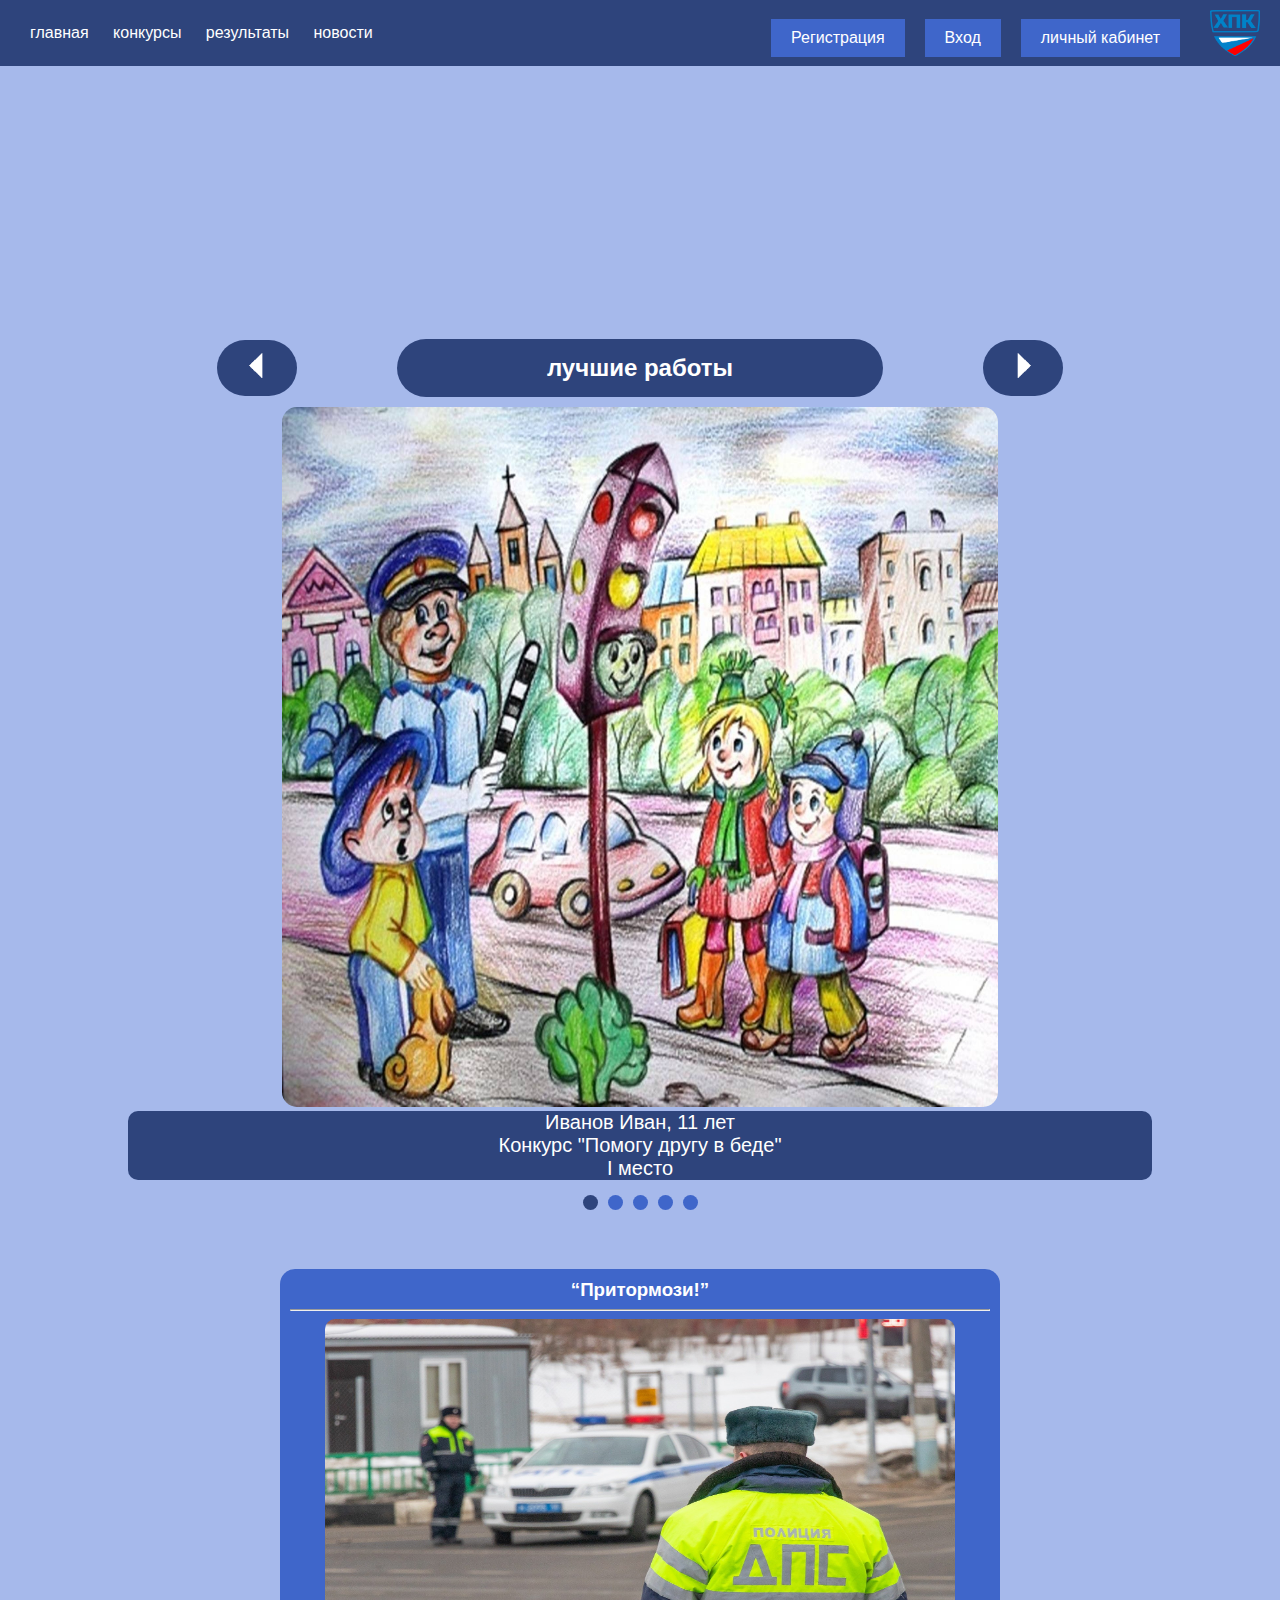
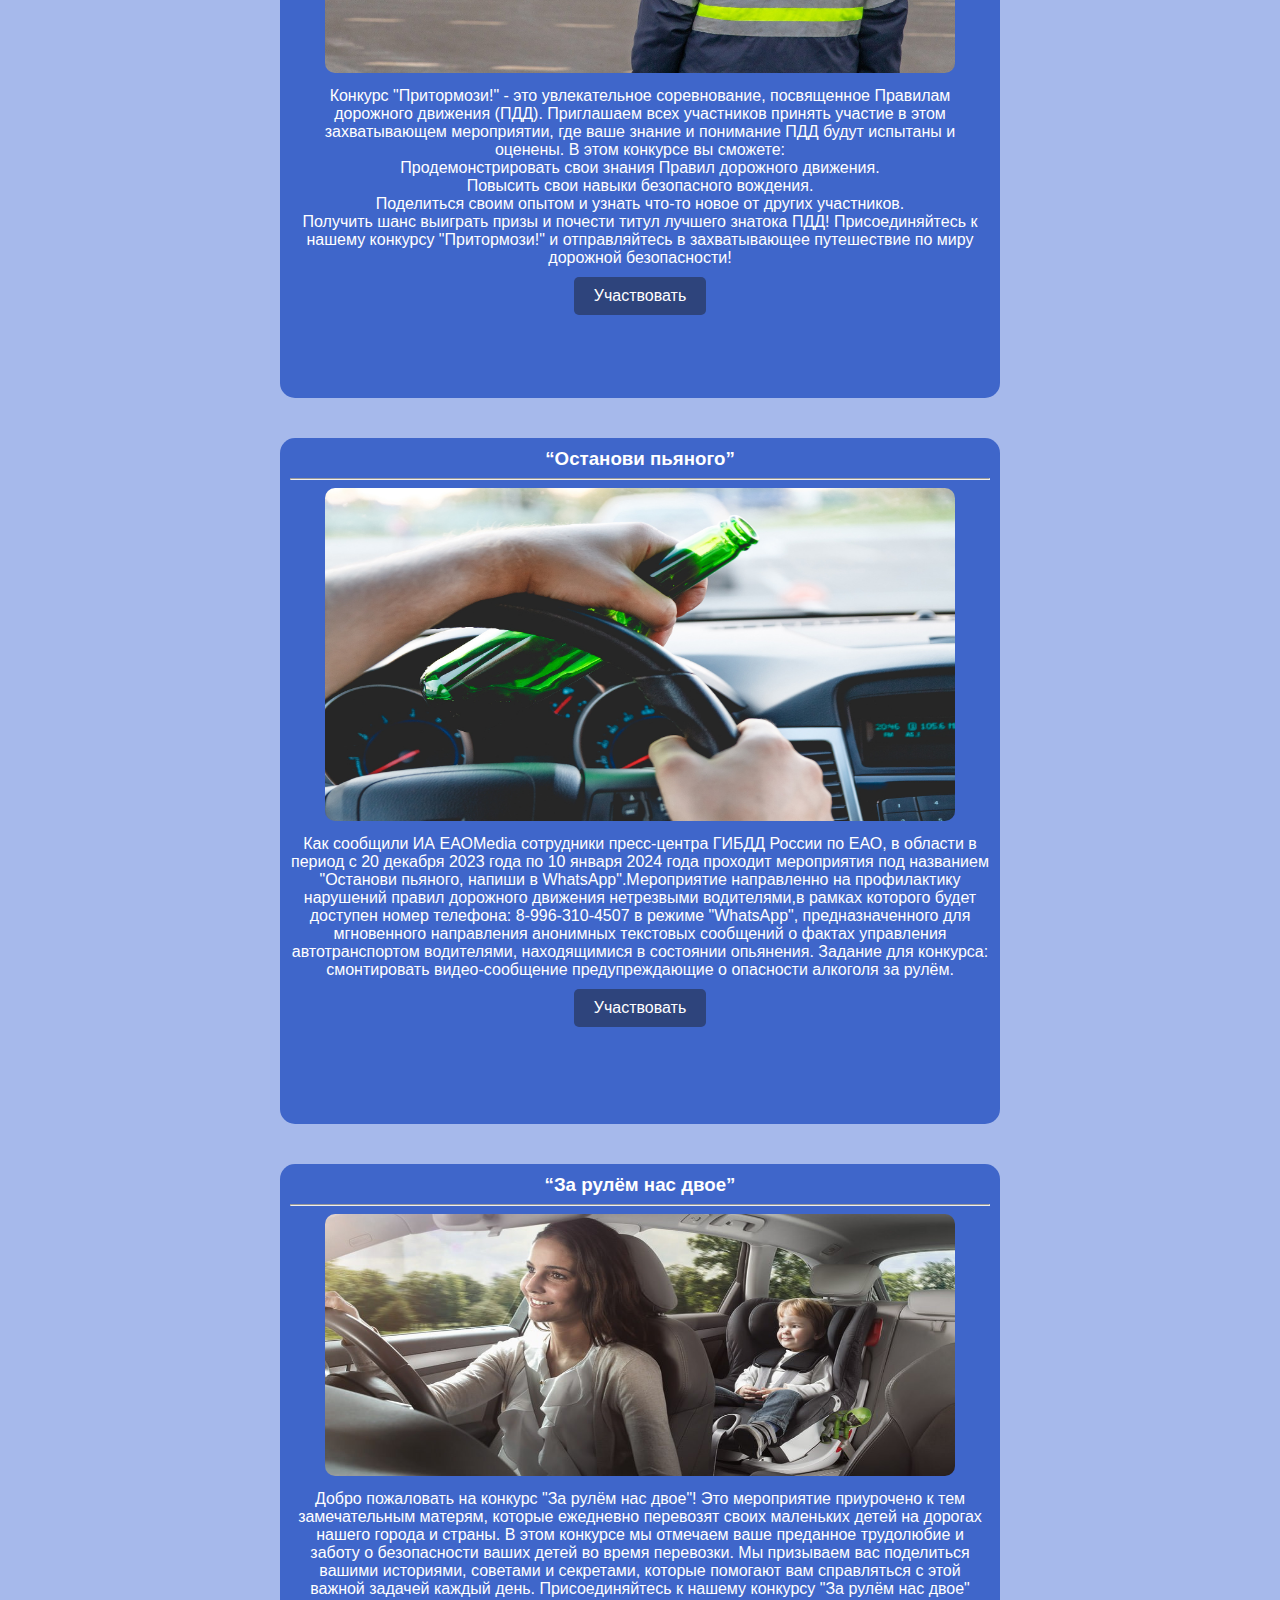
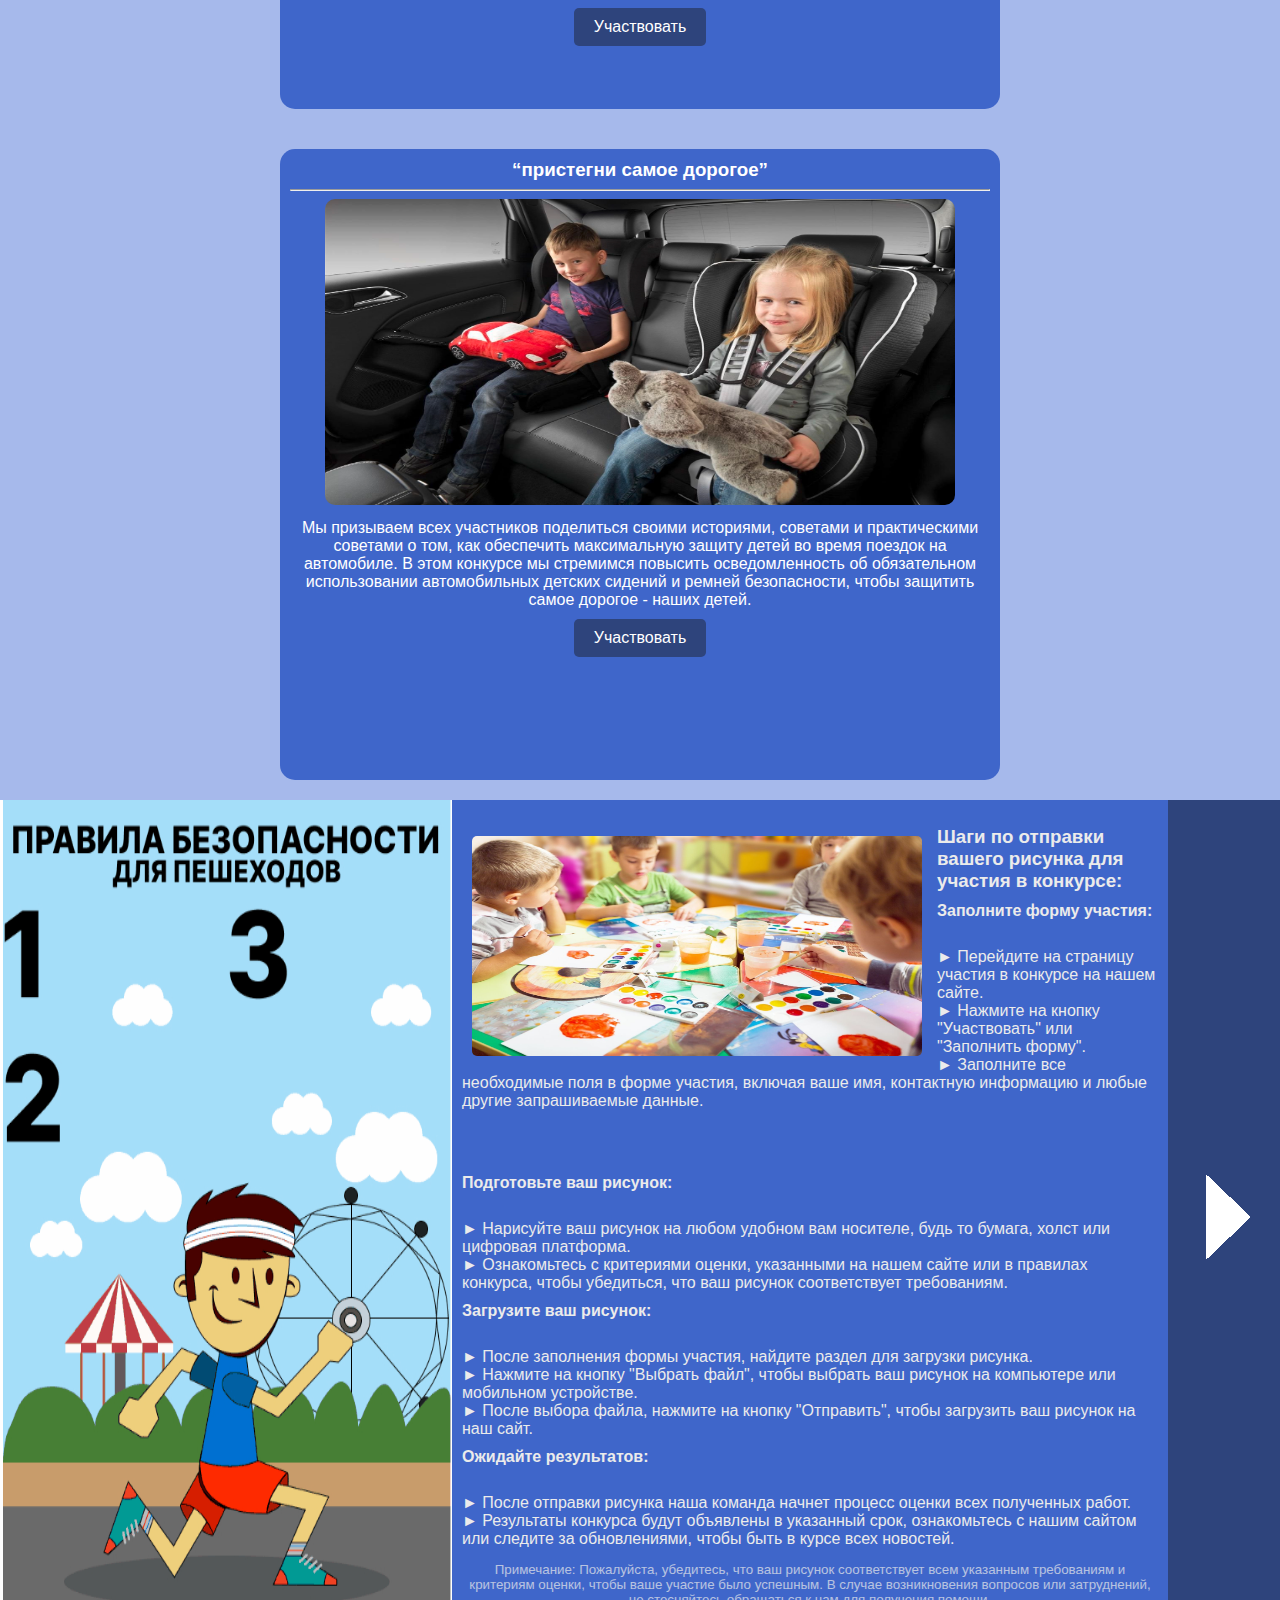
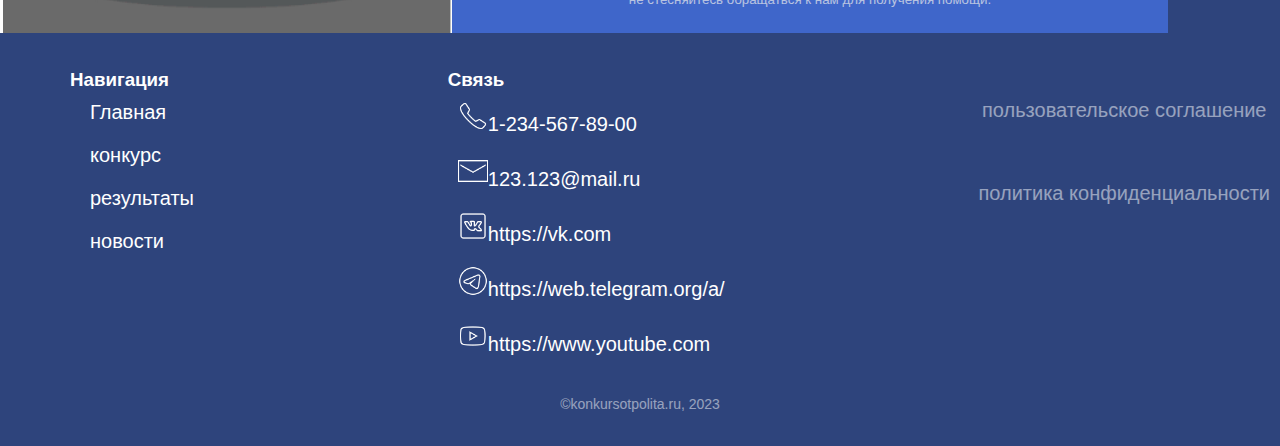
<file: index.html>
<!DOCTYPE html>
<html lang="en">
<head>
    <meta charset="UTF-8">
    <meta name="viewport" content="width=device-width, initial-scale=1.0">
    <title>Мой сайт</title>
    <link rel="stylesheet" type="text/css" href="style.css">
</head>
<body>
<header>
   
    <nav>
        <a href="index.html">главная</a>
        <a href="konkurs.html">конкурсы</a>
        <a href="result.html">результаты</a>
        <a href="new.html">новости</a>    
    </nav>

    <a href="reg.html" class="login-btn">Регистрация</a>
    <a href="vhod.html" class="login-btn">Вход</a>
    <a href="profil.html" class="login-btn">личный кабинет</a>
    <a href="index.html"><img src="img/mainlogo.png"></a>
</header>
<div class="welcome-block">
    <h1>Добро пожаловать на сайт, где творчество встречает безопасность!</h1>
    <p>Мы - команда ГИБДД и Хакасского политехнического колледжа -
        рады приветствовать вас на платформе, где фото, видео
        и талант объединяются в конкурсах, посвященных безопасности на дорогах.
        Давайте вместе создадим пространство, где каждый кадр и каждая идея не только вдохновляют,
        но и способствуют повышению осведомленности о правилах дорожного движения.
        Добро пожаловать в мир творчества с целью - вашей безопасности!</p>
</div>
<div class="slider-container">
    <div class="slider">
        <div class="slide-container">
            <button onclick="prevSlide()" class="slide-btn"><img src="img/icons8-sort-leftw-100.png"></button>
            <div class="text-slide">лучшие работы</div>
            <button onclick="nextSlide()" class="slide-btn"><img src="img/icons8-sort-rightw-100.png"></button>
        </div>
        <div class="slide slide1">
            <img src="img/slide2.jpg" alt="Slide 1"><div class="slide-text">
            <p> Иванов Иван, 11 лет
            <br>Конкурс "Помогу другу в беде"
            <br> I место</p>
        </div>
        </div>
        <div class="slide">
           <img src="img/slide1.jpg" alt="Slide 2"><div class="slide-text">
            <p> Сергеева Ева, 10 лет
            <br>Конкурс "Помогу другу в беде"
            <br> II место</p></div>
        </div>
        <div class="slide">
           <img src="img/slide3.jpg" alt="Slide 3"><div class="slide-text"> <p>
            Сидоров Кирилл, 13 лет
            <br>Конкурс "Притормози!"
            <br> I место</p></div>
        </div>
        <div class="slide">
           <img src="img/slide4.jpg" alt="Slide 4"><div class="slide-text"> 
            <p>Смирнов Андрей, 9 лет
            <br>Конкурс "внимание к дороге!"
            <br> I место</p></div>
        </div>
        <div class="slide">
            <img src="img/slide5.jpg" alt="Slide 5"><div class="slide-text"> 
              <p>Соболева Вика, 14 лет
              <br>Конкурс "Мой безопасный город"
              <br> I место</p></div>
          </div>
        <div class="slider-dots"></div>

    </div>
</div>

<div class="blocks">
    <div class="block">
        <h3>“Притормози!”</h3>
        <hr>
        <img src="img/block1.jpg" alt="Image 1">
        <p>
Конкурс "Притормози!" - это увлекательное соревнование, посвященное Правилам дорожного движения (ПДД). Приглашаем всех участников принять участие в этом захватывающем мероприятии, где ваше знание и понимание ПДД будут испытаны и оценены.

В этом конкурсе вы сможете:

<br>Продемонстрировать свои знания Правил дорожного движения.
<br>Повысить свои навыки безопасного вождения.
<br>Поделиться своим опытом и узнать что-то новое от других участников.
<br>Получить шанс выиграть призы и почести титул лучшего знатока ПДД!
Присоединяйтесь к нашему конкурсу "Притормози!" и отправляйтесь в захватывающее путешествие по миру дорожной безопасности!</p>
<a href="zayavka.html"><button>Участвовать</button></a>
    </div>
    <div class="block">
        <h3>“Останови пьяного”</h3>
        <hr>
        <img src="img/block2.jpg" alt="Image 2">
        <p>Как сообщили ИА ЕАОMedia сотрудники пресс-центра ГИБДД России по ЕАО, в области в период
с 20 декабря 2023 года по 10 января 2024 года проходит мероприятия под названием
"Останови пьяного, напиши в WhatsApp".Мероприятие направленно на профилактику нарушений
правил дорожного движения нетрезвыми водителями,в рамках которого будет доступен номер
телефона: 8-996-310-4507 в режиме "WhatsApp", предназначенного для мгновенного направления
анонимных текстовых сообщений о фактах управления автотранспортом водителями,
находящимися в состоянии опьянения.

Задание для конкурса: смонтировать видео-сообщение предупреждающие о опасности алкоголя
за рулём.</p>
        <a href="zayavka.html"><button>Участвовать</button></a>
    </div>
    <div class="block">
        <h3>“За рулём нас двое”</h3>
        <hr>
        <img src="img/block3.jpg" alt="Image 3">
        <p>
Добро пожаловать на конкурс "За рулём нас двое"! Это мероприятие приурочено к тем замечательным матерям, которые ежедневно перевозят своих маленьких детей на дорогах нашего города и страны.

В этом конкурсе мы отмечаем ваше преданное трудолюбие и заботу о безопасности ваших детей во время перевозки. Мы призываем вас поделиться вашими историями, советами и секретами, которые помогают вам справляться с этой важной задачей каждый день.

Присоединяйтесь к нашему конкурсу "За рулём нас двое"</p>
<a href="zayavka.html"><button>Участвовать</button></a>
    </div>
    <div class="block">
        <h3>“пристегни
самое дорогое”</h3>
<hr>
        <img src="img/block4.jpg" alt="Image 4">
        <p>Мы призываем всех участников поделиться своими историями, советами и практическими советами о том, как обеспечить максимальную защиту детей во время поездок на автомобиле. В этом конкурсе мы стремимся повысить осведомленность об обязательном использовании автомобильных детских сидений и ремней безопасности, чтобы защитить самое дорогое - наших детей.</p>
        <a href="zayavka.html"><button>Участвовать</button></a>
    </div>
</div>
<div class="giver">
    <img src="Гифка с Gifius.ru.gif">
        <div class="znaki">
            <div class="znak" style="display: block;">
                <p><img src="img/znak-first.jpeg"><h3>Шаги по отправки вашего рисунка для участия в конкурсе:</h3>
                    <h4>Заполните форму участия:</h4>
<br>► Перейдите на страницу участия в конкурсе на нашем сайте.
<br>► Нажмите на кнопку "Участвовать" или "Заполнить форму".
<br>► Заполните все необходимые поля в форме участия, включая ваше имя, контактную информацию и любые другие запрашиваемые данные.
<br>
<br>
<br>
<br><h4>Подготовьте ваш рисунок:</h4>

<br>► Нарисуйте ваш рисунок на любом удобном вам носителе, будь то бумага, холст или цифровая платформа.
<br>► Ознакомьтесь с критериями оценки, указанными на нашем сайте или в правилах конкурса, чтобы убедиться, что ваш рисунок соответствует требованиям.
<br><h4>Загрузите ваш рисунок:</h4>

<br>► После заполнения формы участия, найдите раздел для загрузки рисунка.
<br>► Нажмите на кнопку "Выбрать файл", чтобы выбрать ваш рисунок на компьютере или мобильном устройстве.
<br>► После выбора файла, нажмите на кнопку "Отправить", чтобы загрузить ваш рисунок на наш сайт.

<br><h4>Ожидайте результатов:</h4>

<br>► После отправки рисунка наша команда начнет процесс оценки всех полученных работ.
<br>► Результаты конкурса будут объявлены в указанный срок, ознакомьтесь с нашим сайтом или следите за обновлениями, чтобы быть в курсе всех новостей.
<small><p style="text-align: center; opacity: 0.7;">Примечание: Пожалуйста, убедитесь, что ваш рисунок соответствует всем указанным требованиям и критериям оценки, чтобы ваше участие было успешным. В случае возникновения вопросов или затруднений, не стесняйтесь обращаться к нам для получения помощи.</p></small>
                </p>
            </div>
            <div class="znak" style="display: none;">
                <p><img src="img/znak-second.jpg"><h3>Шаги по отправке вашей видео работы для участия в конкурсе:</h3>

<br><h4>Заполните форму участия:</h4>

<br>► Перейдите на страницу участия в конкурсе на нашем сайте.
<br>► Нажмите на кнопку "Участвовать".
<br>► Заполните все необходимые поля в форме участия, включая ваше имя, контактную информацию и любые другие запрашиваемые данные.
<br>
<br>

<br><h4>Снимите ваше видео:</h4>

<br>► Подготовьте вашу видео работу в соответствии с тематикой и требованиями конкурса.
<br>► Снимите ваше видео с помощью камеры или мобильного устройства.
<br>► Ознакомьтесь с критериями оценки, указанными на нашем сайте или в правилах конкурса, чтобы убедиться, что ваше видео соответствует требованиям.
<br><h4>Загрузите ваше видео:</h4>

<br>► После заполнения формы участия, найдите раздел для загрузки видео работы.
<br>► Нажмите на кнопку "Выбрать файл", чтобы выбрать ваше видео на компьютере или мобильном устройстве.
После выбора файла, нажмите на кнопку "Отправить", чтобы загрузить ваше видео на наш сайт.

Ожидайте результатов:

<br>► После отправки вашей видео работы наша команда начнет процесс оценки всех полученных работ.
<br>► Результаты конкурса будут объявлены в указанный срок, ознакомьтесь с нашим сайтом или следите за обновлениями, чтобы быть в курсе всех новостей.
<small><p style="text-align: center; opacity: 0.7;">Примечание: Пожалуйста, убедитесь, что ваш рисунок соответствует всем указанным требованиям и критериям оценки, чтобы ваше участие было успешным. В случае возникновения вопросов или затруднений, не стесняйтесь обращаться к нам для получения помощи.</p></small></p>
            </div>
            <div class="znak" style="display: none;">
                <p><img src="img/znak-three.jpeg">
                    <h3>Шаги по отправке вашей фото работы для участия в конкурсе:</h3>

<br><h4>Заполните форму участия:</h4>

<br>► Перейдите на страницу участия в конкурсе на нашем сайте.
<br>► Нажмите на кнопку "Участвовать" или "Заполнить форму".
<br>► Заполните все необходимые поля в форме участия, включая ваше имя, контактную информацию и любые другие запрашиваемые данные.
<br>
<br>
<br><h4>Сделайте фото вашей работы:</h4>

<br>► Подготовьте вашу фото работу в соответствии с тематикой и требованиями конкурса.
<br>► Сделайте фото вашей работы с помощью камеры или мобильного устройства.
<br>► Ознакомьтесь с критериями оценки, указанными на нашем сайте или в правилах конкурса, чтобы убедиться, что ваше фото соответствует требованиям.
<br><h4>Загрузите ваше фото:</h4>

<br>► После заполнения формы участия, найдите раздел для загрузки фото работы.
<br>► Нажмите на кнопку "Выбрать файл" или аналогичную, чтобы выбрать ваше фото на компьютере или мобильном устройстве.
<br>► После выбора файла, нажмите на кнопку "Загрузить" или "Отправить", чтобы загрузить ваше фото на наш сайт.

<br><h4>Ожидайте результатов:</h4>

<br>► После отправки вашей фото работы наша команда начнет процесс оценки всех полученных работ.
<br>► Результаты конкурса будут объявлены в указанный срок, ознакомьтесь с нашим сайтом или следите за обновлениями, чтобы быть в курсе всех новостей.
<small><p style="text-align: center; opacity: 0.7;">Примечание: Пожалуйста, убедитесь, что ваш рисунок соответствует всем указанным требованиям и критериям оценки, чтобы ваше участие было успешным. В случае возникновения вопросов или затруднений, не стесняйтесь обращаться к нам для получения помощи.</p></small>

                </p></div>
        </div>
        <button id="nextButton" class="znak-btn"><img src="img/icons8-sort-rightw-100.png"></button>
</div>
<footer>
    <nav>
        
        <ul class="navigacia">
            <h3>Навигация</h3>
           <ol><a href="index.html"> Главная</a></ol>
           <ol><a href="konkurs.html">конкурс</a></ol>
           <ol><a href="result.html">результаты</a></ol>
           <ol><a href="new.html">новости</a></ol>
        </ul>
        <ul class="content">
            <h3>Связь</h3>
            <ol><img src="img/icons8-телефон-50.png">1-234-567-89-00</ol>
            <ol><img src="img/icons8-почта-50.png">123.123@mail.ru</ol>
            <ol><img src="img/icons8-vk-50.png">https://vk.com</ol>
            <ol><img src="img/icons8-телеграм-50.png">https://web.telegram.org/a/</ol>
            <ol><img src="img/icons8-youtube-50.png">https://www.youtube.com</ol>
        </ul>
        <ul class="polit">
            <ol><p>пользовательское соглашение</p></ol>
            <ol><p>политика конфиденциальности</p></ol>
        </ul>
    </nav>
    <p>©konkursotpolita.ru, 2023</p>
</footer>

<script src="script.js"></script>
   


</body>
</html>
</file>
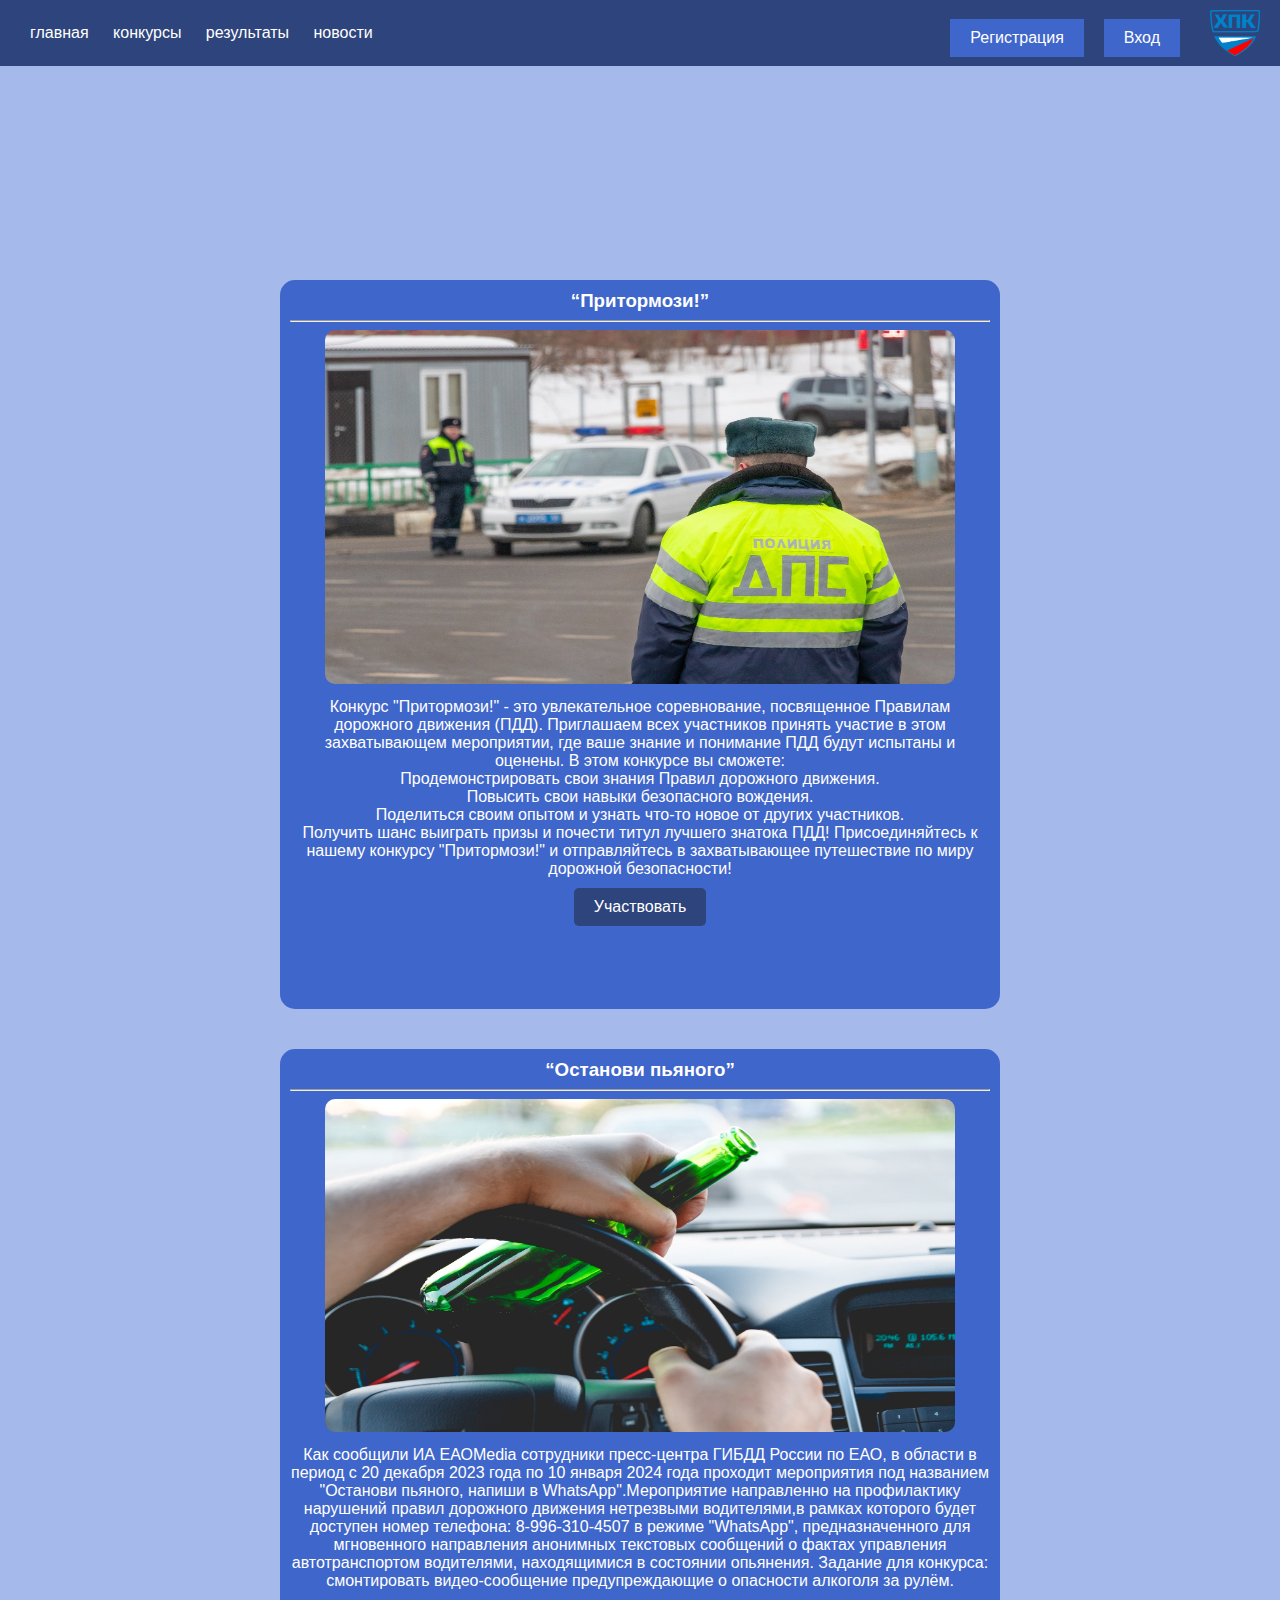
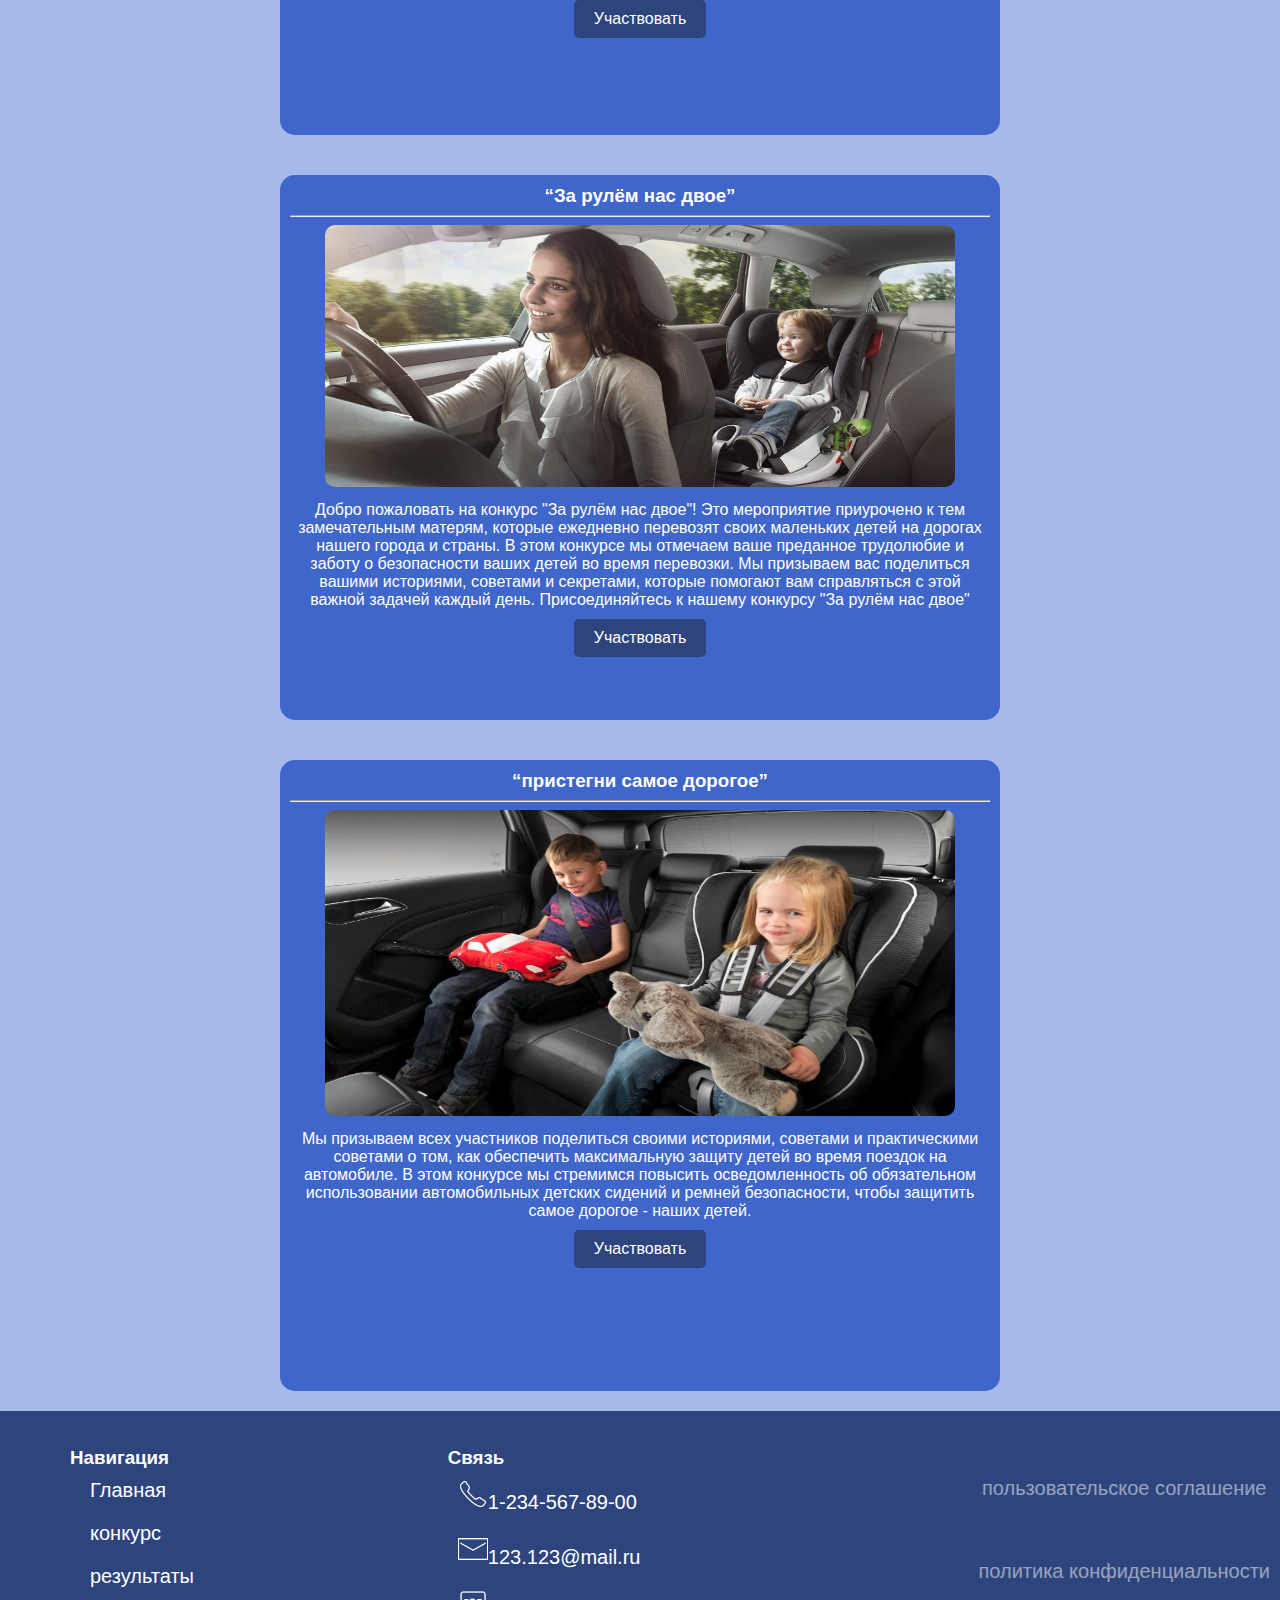
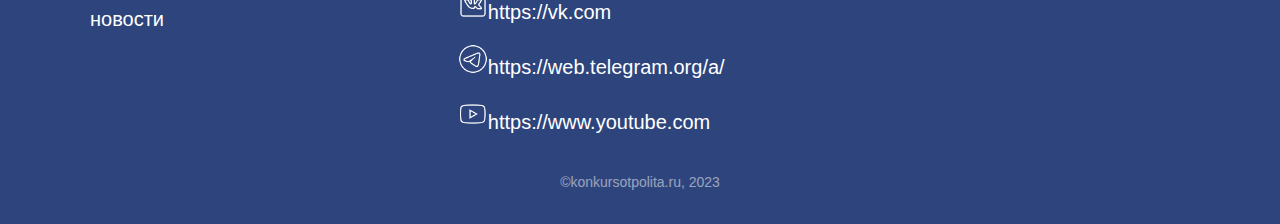
<file: konkurs.html>
<!DOCTYPE html>
<html lang="en">
<head>
    <meta charset="UTF-8">
    <meta name="viewport" content="width=device-width, initial-scale=1.0">
    <title>Мой сайт</title>
    <link rel="stylesheet" type="text/css" href="stylekonkurs.css">
</head>
<body>
<header>
   
    <nav>
        <a href="index.html">главная</a>
        <a href="konkurs.html">конкурсы</a>
        <a href="result.html">результаты</a>
        <a href="new.html">новости</a>    
    </nav>

    <a href="reg.html" class="login-btn">Регистрация</a>
    <a href="#" class="login-btn">Вход</a>
    <a href="index.html"><img src="img/mainlogo.png"></a>
</header>
<div class="welcome-block">
    <div class="headers">
        <h2 class="section-title">Конкурсы</h2>
    </div>
</div>
<div class="blocks">
    <div class="block">
        <h3>“Притормози!”</h3>
        <hr>
        <img src="img/block1.jpg" alt="Image 1">
        <p>
Конкурс "Притормози!" - это увлекательное соревнование, посвященное Правилам дорожного движения (ПДД). Приглашаем всех участников принять участие в этом захватывающем мероприятии, где ваше знание и понимание ПДД будут испытаны и оценены.

В этом конкурсе вы сможете:

<br>Продемонстрировать свои знания Правил дорожного движения.
<br>Повысить свои навыки безопасного вождения.
<br>Поделиться своим опытом и узнать что-то новое от других участников.
<br>Получить шанс выиграть призы и почести титул лучшего знатока ПДД!
Присоединяйтесь к нашему конкурсу "Притормози!" и отправляйтесь в захватывающее путешествие по миру дорожной безопасности!</p>
<a href="zayavka.html"><button>Участвовать</button></a>
    </div>
    <div class="block">
        <h3>“Останови пьяного”</h3>
        <hr>
        <img src="img/block2.jpg" alt="Image 2">
        <p>Как сообщили ИА ЕАОMedia сотрудники пресс-центра ГИБДД России по ЕАО, в области в период
с 20 декабря 2023 года по 10 января 2024 года проходит мероприятия под названием
"Останови пьяного, напиши в WhatsApp".Мероприятие направленно на профилактику нарушений
правил дорожного движения нетрезвыми водителями,в рамках которого будет доступен номер
телефона: 8-996-310-4507 в режиме "WhatsApp", предназначенного для мгновенного направления
анонимных текстовых сообщений о фактах управления автотранспортом водителями,
находящимися в состоянии опьянения.

Задание для конкурса: смонтировать видео-сообщение предупреждающие о опасности алкоголя
за рулём.</p>
<a href="zayavka.html"><button>Участвовать</button></a>
    </div>
    <div class="block">
        <h3>“За рулём нас двое”</h3>
        <hr>
        <img src="img/block3.jpg" alt="Image 3">
        <p>
Добро пожаловать на конкурс "За рулём нас двое"! Это мероприятие приурочено к тем замечательным матерям, которые ежедневно перевозят своих маленьких детей на дорогах нашего города и страны.

В этом конкурсе мы отмечаем ваше преданное трудолюбие и заботу о безопасности ваших детей во время перевозки. Мы призываем вас поделиться вашими историями, советами и секретами, которые помогают вам справляться с этой важной задачей каждый день.

Присоединяйтесь к нашему конкурсу "За рулём нас двое"</p>
<a href="zayavka.html"><button>Участвовать</button></a>
    </div>
    <div class="block">
        <h3>“пристегни
самое дорогое”</h3>
<hr>
        <img src="img/block4.jpg" alt="Image 4">
        <p>Мы призываем всех участников поделиться своими историями, советами и практическими советами о том, как обеспечить максимальную защиту детей во время поездок на автомобиле. В этом конкурсе мы стремимся повысить осведомленность об обязательном использовании автомобильных детских сидений и ремней безопасности, чтобы защитить самое дорогое - наших детей.</p>
        <a href="zayavka.html"><button>Участвовать</button></a>
    </div>
</div>
<footer>
    <nav>
        
        <ul class="navigacia">
            <h3>Навигация</h3>
           <ol><a href="index.html"> Главная</a></ol>
           <ol><a href="konkurs.html">конкурс</a></ol>
           <ol><a href="result.html">результаты</a></ol>
           <ol><a href="new.html">новости</a></ol>
        </ul>
        <ul class="content">
            <h3>Связь</h3>
            <ol><img src="img/icons8-телефон-50.png">1-234-567-89-00</ol>
            <ol><img src="img/icons8-почта-50.png">123.123@mail.ru</ol>
            <ol><img src="img/icons8-vk-50.png">https://vk.com</ol>
            <ol><img src="img/icons8-телеграм-50.png">https://web.telegram.org/a/</ol>
            <ol><img src="img/icons8-youtube-50.png">https://www.youtube.com</ol>
        </ul>
        <ul class="polit">
            <ol><p>пользовательское соглашение</p></ol>
            <ol><p>политика конфиденциальности</p></ol>
        </ul>
    </nav>
    <p>©konkursotpolita.ru, 2023</p>
</footer>

<script src="script.js"></script>
   


</body>
</html>
</file>
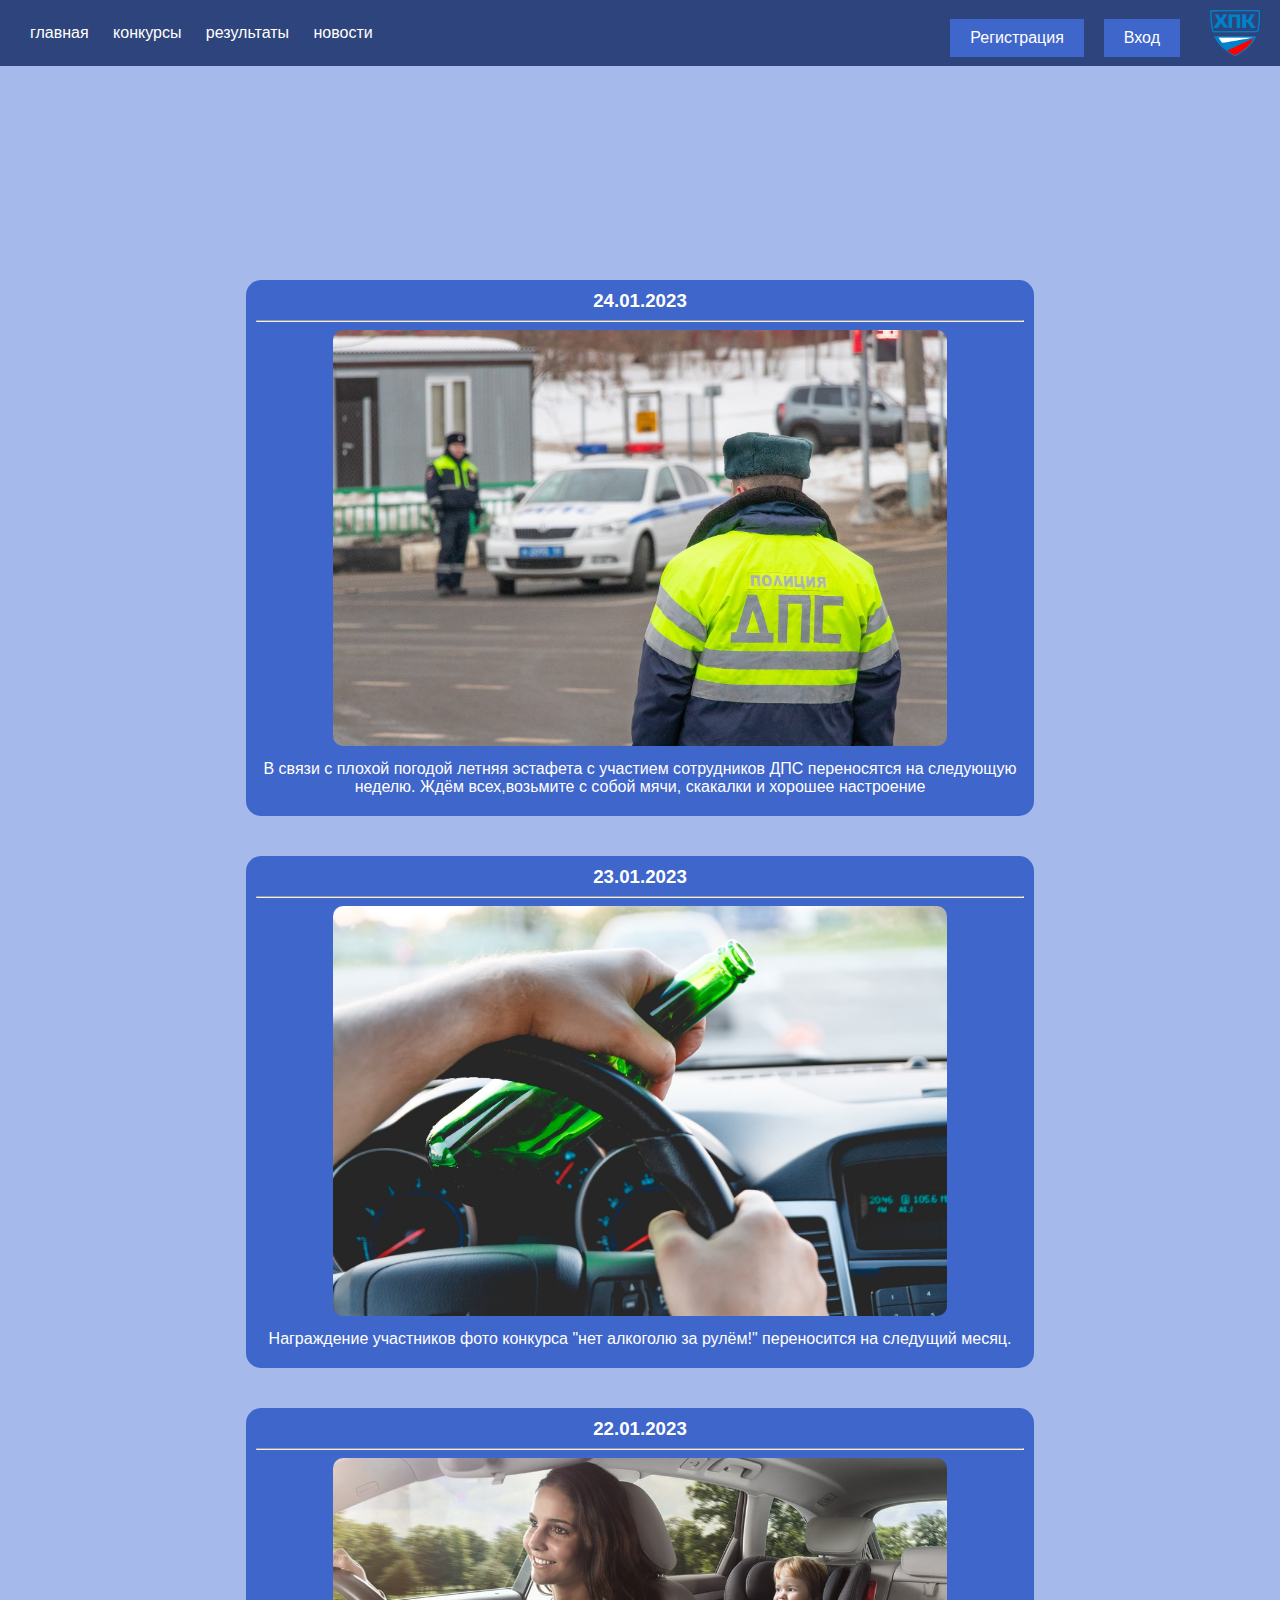
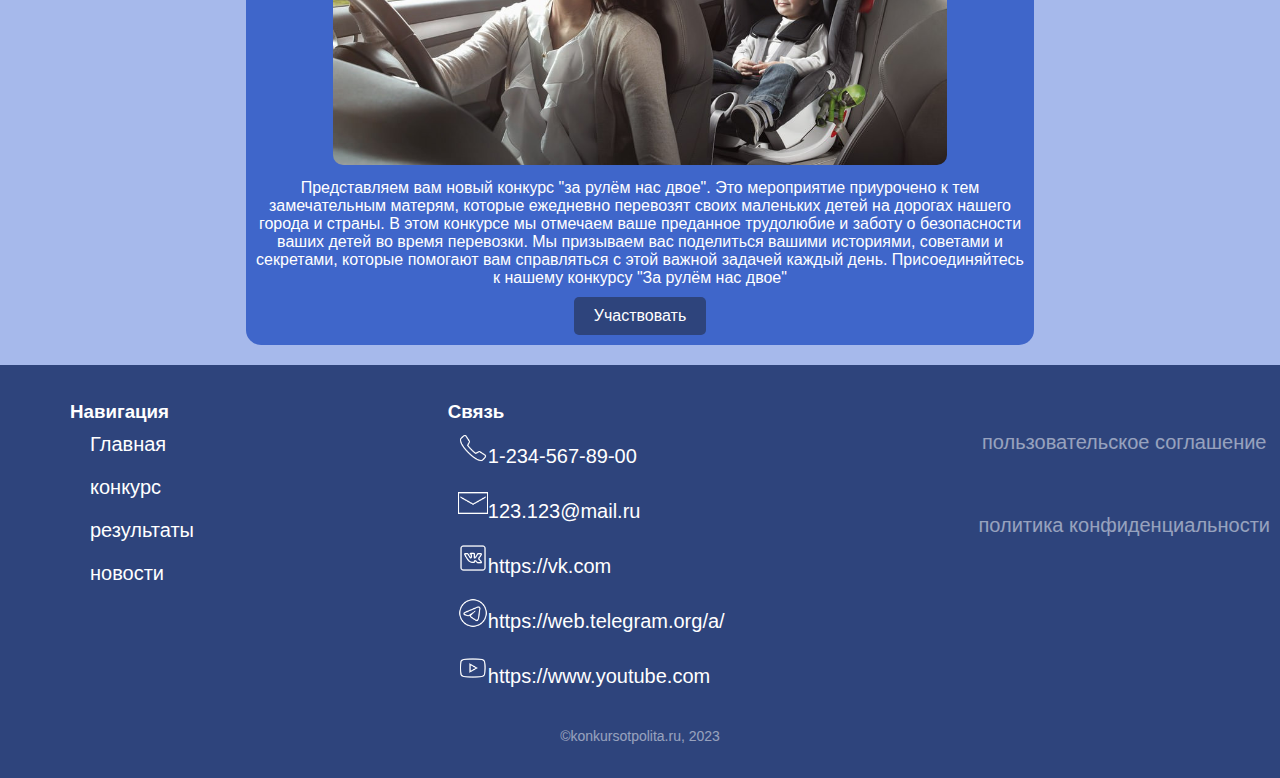
<file: new.html>
<!DOCTYPE html>
<html lang="en">
<head>
    <meta charset="UTF-8">
    <meta name="viewport" content="width=device-width, initial-scale=1.0">
    <title>Мой сайт</title>
    <link rel="stylesheet" type="text/css" href="stylenew.css">
</head>
<body>
<header>
   
    <nav>
        <a href="index.html">главная</a>
        <a href="konkurs.html">конкурсы</a>
        <a href="result.html">результаты</a>
        <a href="new.html">новости</a>    
    </nav>

    <a href="reg.html" class="login-btn">Регистрация</a>
    <a href="#" class="login-btn">Вход</a>
    <a href="index.html"><img src="img/mainlogo.png"></a>
</header>
<div class="welcome-block">
    <div class="headers">
        <h2 class="section-title">Новости</h2>
    </div>
</div>
<div class="blocks">
    <div class="block">
        <h3>24.01.2023</h3>
        <hr>
        <img src="img/block1.jpg" alt="Image 1">
        <p>
В связи с плохой погодой летняя эстафета с участием сотрудников ДПС переносятся на следующую неделю. Ждём всех,возьмите с собой мячи, скакалки и хорошее настроение</p>
    </div>
    <div class="block">
        <h3>23.01.2023</h3>
        <hr>
        <img src="img/block2.jpg" alt="Image 2">
        <p>Награждение участников фото конкурса "нет алкоголю за рулём!" переносится на следущий месяц. </p>
    </div>
    <div class="block">
        <h3>22.01.2023</h3>
        <hr>
        <img src="img/block3.jpg" alt="Image 3">
        <p>
Представляем вам новый конкурс "за рулём нас двое". Это мероприятие приурочено к тем замечательным матерям, которые ежедневно перевозят своих маленьких детей на дорогах нашего города и страны.

В этом конкурсе мы отмечаем ваше преданное трудолюбие и заботу о безопасности ваших детей во время перевозки. Мы призываем вас поделиться вашими историями, советами и секретами, которые помогают вам справляться с этой важной задачей каждый день.

Присоединяйтесь к нашему конкурсу "За рулём нас двое"</p>
<a href="zayavka.html"><button>Участвовать</button></a>
    </div>
<footer>
    <nav>
        
        <ul class="navigacia">
            <h3>Навигация</h3>
           <ol><a href="index.html"> Главная</a></ol>
           <ol><a href="konkurs.html">конкурс</a></ol>
           <ol><a href="result.html">результаты</a></ol>
           <ol><a href="new.html">новости</a></ol>
        </ul>
        <ul class="content">
            <h3>Связь</h3>
            <ol><img src="img/icons8-телефон-50.png">1-234-567-89-00</ol>
            <ol><img src="img/icons8-почта-50.png">123.123@mail.ru</ol>
            <ol><img src="img/icons8-vk-50.png">https://vk.com</ol>
            <ol><img src="img/icons8-телеграм-50.png">https://web.telegram.org/a/</ol>
            <ol><img src="img/icons8-youtube-50.png">https://www.youtube.com</ol>
        </ul>
        <ul class="polit">
            <ol><p>пользовательское соглашение</p></ol>
            <ol><p>политика конфиденциальности</p></ol>
        </ul>
    </nav>
    <p>©konkursotpolita.ru, 2023</p>
</footer>

<script src="script.js"></script>
   


</body>
</html>
</file>
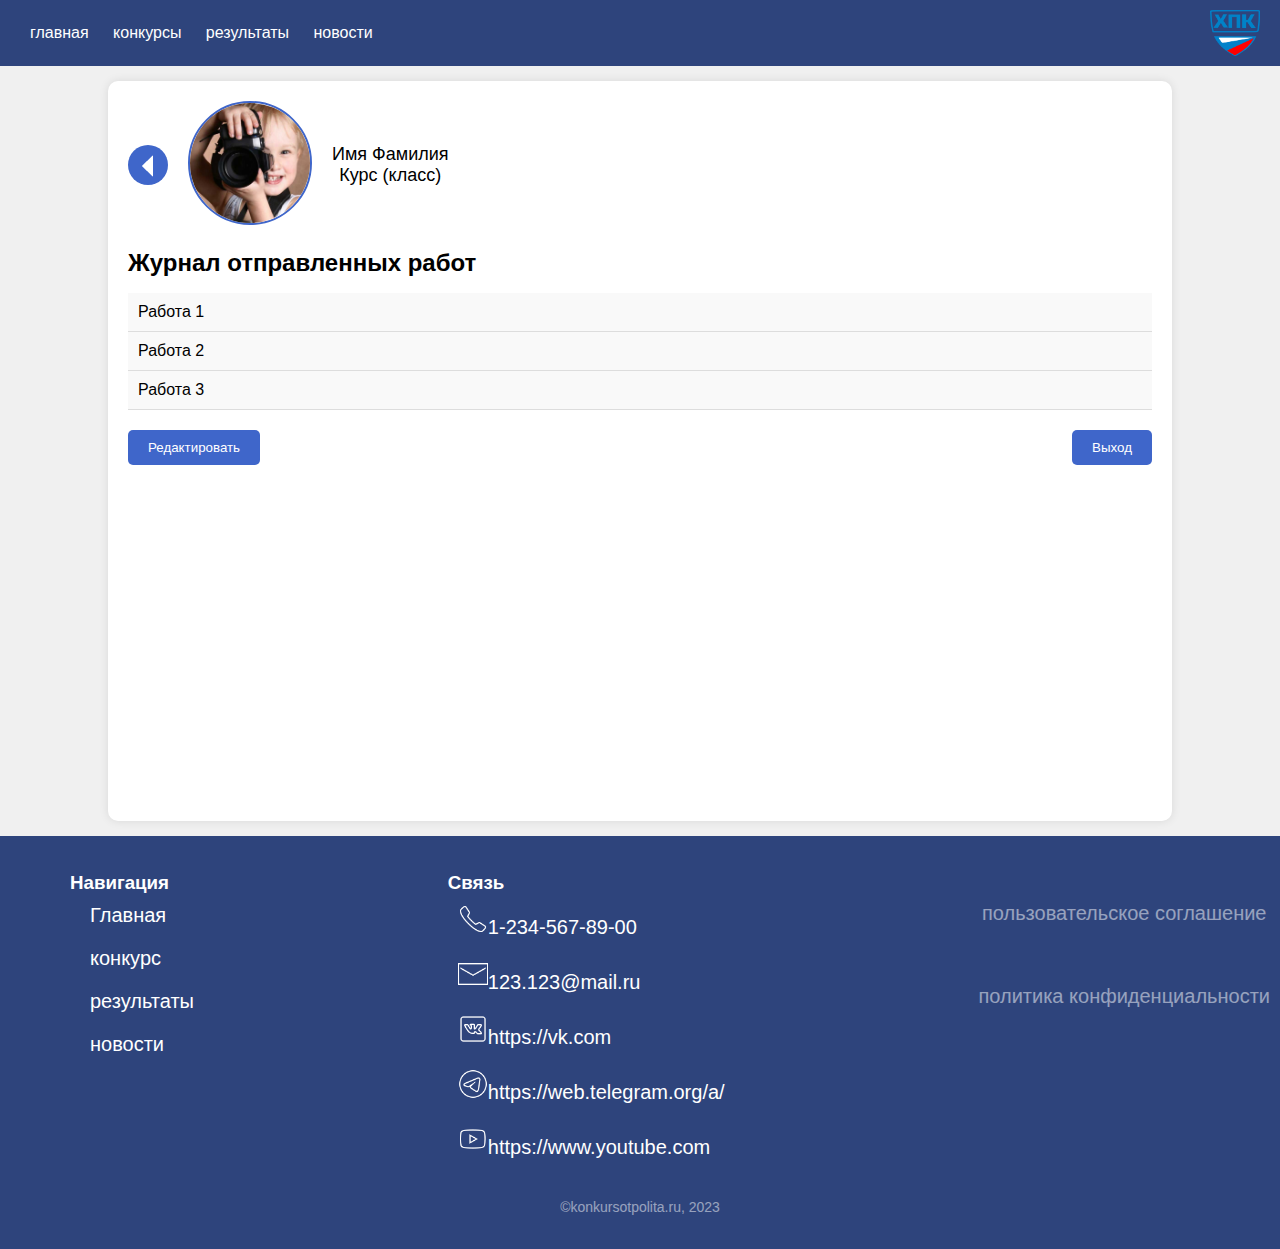
<file: profil.html>
<!DOCTYPE html>
<html lang="en">
<head>
    <meta charset="UTF-8">
    <meta name="viewport" content="width=device-width, initial-scale=1.0">
    <title>Мой сайт</title>
    <link rel="stylesheet" type="text/css" href="styleprofil.css">
</head>
<body>
    <header>
   
        <nav>
            <a href="index.html">главная</a>
            <a href="konkurs.html">конкурсы</a>
            <a href="result.html">результаты</a>
            <a href="new.html">новости</a>    
        </nav>
    
        <a href="index.html"><img src="img/mainlogo.png"></a>
    </header>
    <div class="main-container">
        <div class="headers">
            <a href="index.html" class="back-button"><img src="img/icons8-sort-leftw-100.png"></a>
            <div class="avatar-container">
                <input type="file" id="avatar-upload" hidden>
                <label for="avatar-upload" class="avatar-label">
                    <img src="img/znak-three.jpeg" alt="Avatar" class="avatar" id="avatar">
                </label>
            </div>
            <div class="user-info">
                <div class="user-name">Имя Фамилия</div>
                <div class="user-class">Курс (класс)</div>
            </div>
        </div>
        <div class="work-journal">
            <h2>Журнал отправленных работ</h2>
            <ul>
                <li>Работа 1</li>
                <li>Работа 2</li>
                <li>Работа 3</li>
            </ul>
        </div>
        <div class="footer">
            <button class="edit-button">Редактировать</button>
            <a href="vhod.html"><button class="logout-button">Выход</button></a>
        </div>
    </div>
    <footer>
        <nav>
            <ul class="navigacia">
                <h3>Навигация</h3>
               <ol><a href="index.html"> Главная</a></ol>
               <ol><a href="konkurs.html">конкурс</a></ol>
               <ol><a href="result.html">результаты</a></ol>
               <ol><a href="new.html">новости</a></ol>
            </ul>
            <ul class="content">
                <h3>Связь</h3>
                <ol><img src="img/icons8-телефон-50.png">1-234-567-89-00</ol>
                <ol><img src="img/icons8-почта-50.png">123.123@mail.ru</ol>
                <ol><img src="img/icons8-vk-50.png">https://vk.com</ol>
                <ol><img src="img/icons8-телеграм-50.png">https://web.telegram.org/a/</ol>
                <ol><img src="img/icons8-youtube-50.png">https://www.youtube.com</ol>
            </ul>
            <ul class="polit">
                <ol><p>пользовательское соглашение</p></ol>
                <ol><p>политика конфиденциальности</p></ol>
            </ul>
        </nav>
        <p>©konkursotpolita.ru, 2023</p>
    </footer>
</body>
</html>
</file>
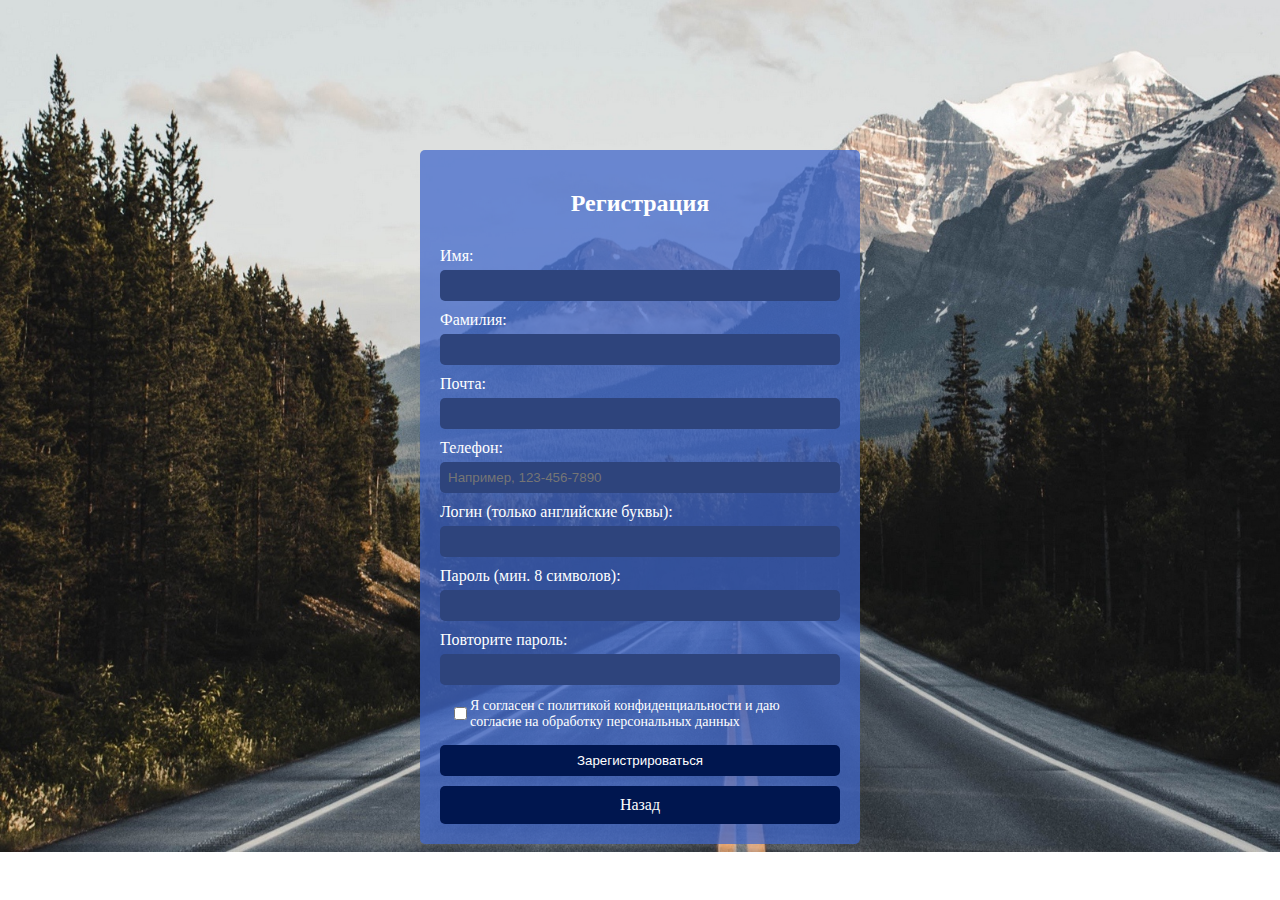
<file: reg.html>
<!DOCTYPE html>
<html lang="en">
<head>
    <meta charset="UTF-8">
    <meta name="viewport" content="width=device-width, initial-scale=1.0">
    <link rel="stylesheet" href="stylereg.css">
    <title>Register</title>
</head>
<body>
    <div class="form-container">
        <h2>Регистрация</h2>
        <form>
          <label for="first-name">Имя:</label>
          <input type="text" id="first-name" name="first-name" required>
          
          <label for="last-name">Фамилия:</label>
          <input type="text" id="last-name" name="last-name" required>
          
          <label for="email">Почта:</label>
          <input type="email" id="email" name="email" required>
          
          <label for="phone">Телефон:</label>
          <input type="tel" id="phone" name="phone" pattern="[0-9]{3}-[0-9]{3}-[0-9]{4}" placeholder="Например, 123-456-7890" required>
          
          <label for="login">Логин (только английские буквы):</label>
          <input type="text" id="login" name="login" pattern="[A-Za-z0-9]+" title="Логин должен содержать только английские буквы и цифры" required>
          
          <label for="password">Пароль (мин. 8 символов):</label>
          <input type="password" id="password" name="password" minlength="8" required>
          
          <label for="confirm-password">Повторите пароль:</label>
          <input type="password" id="confirm-password" name="confirm-password" minlength="8" required>
          <div class="checkboxFlex" style="display: flex; text-align: left;">
            <input class="checkbox" type="checkbox">
            <label style="margin-top: 3px; font-size: 14px; color: white;" for="checkbox">Я согласен с политикой конфиденциальности и даю согласие на обработку персональных данных</label>
            </div>
          
          <button type="submit">Зарегистрироваться</button>
          <a href="index.html" style="text-decoration: none; color:white;">Назад</a>
        </form>
      </div>
    <script src="scriptreg.js"></script>
</body>
</html>
</file>
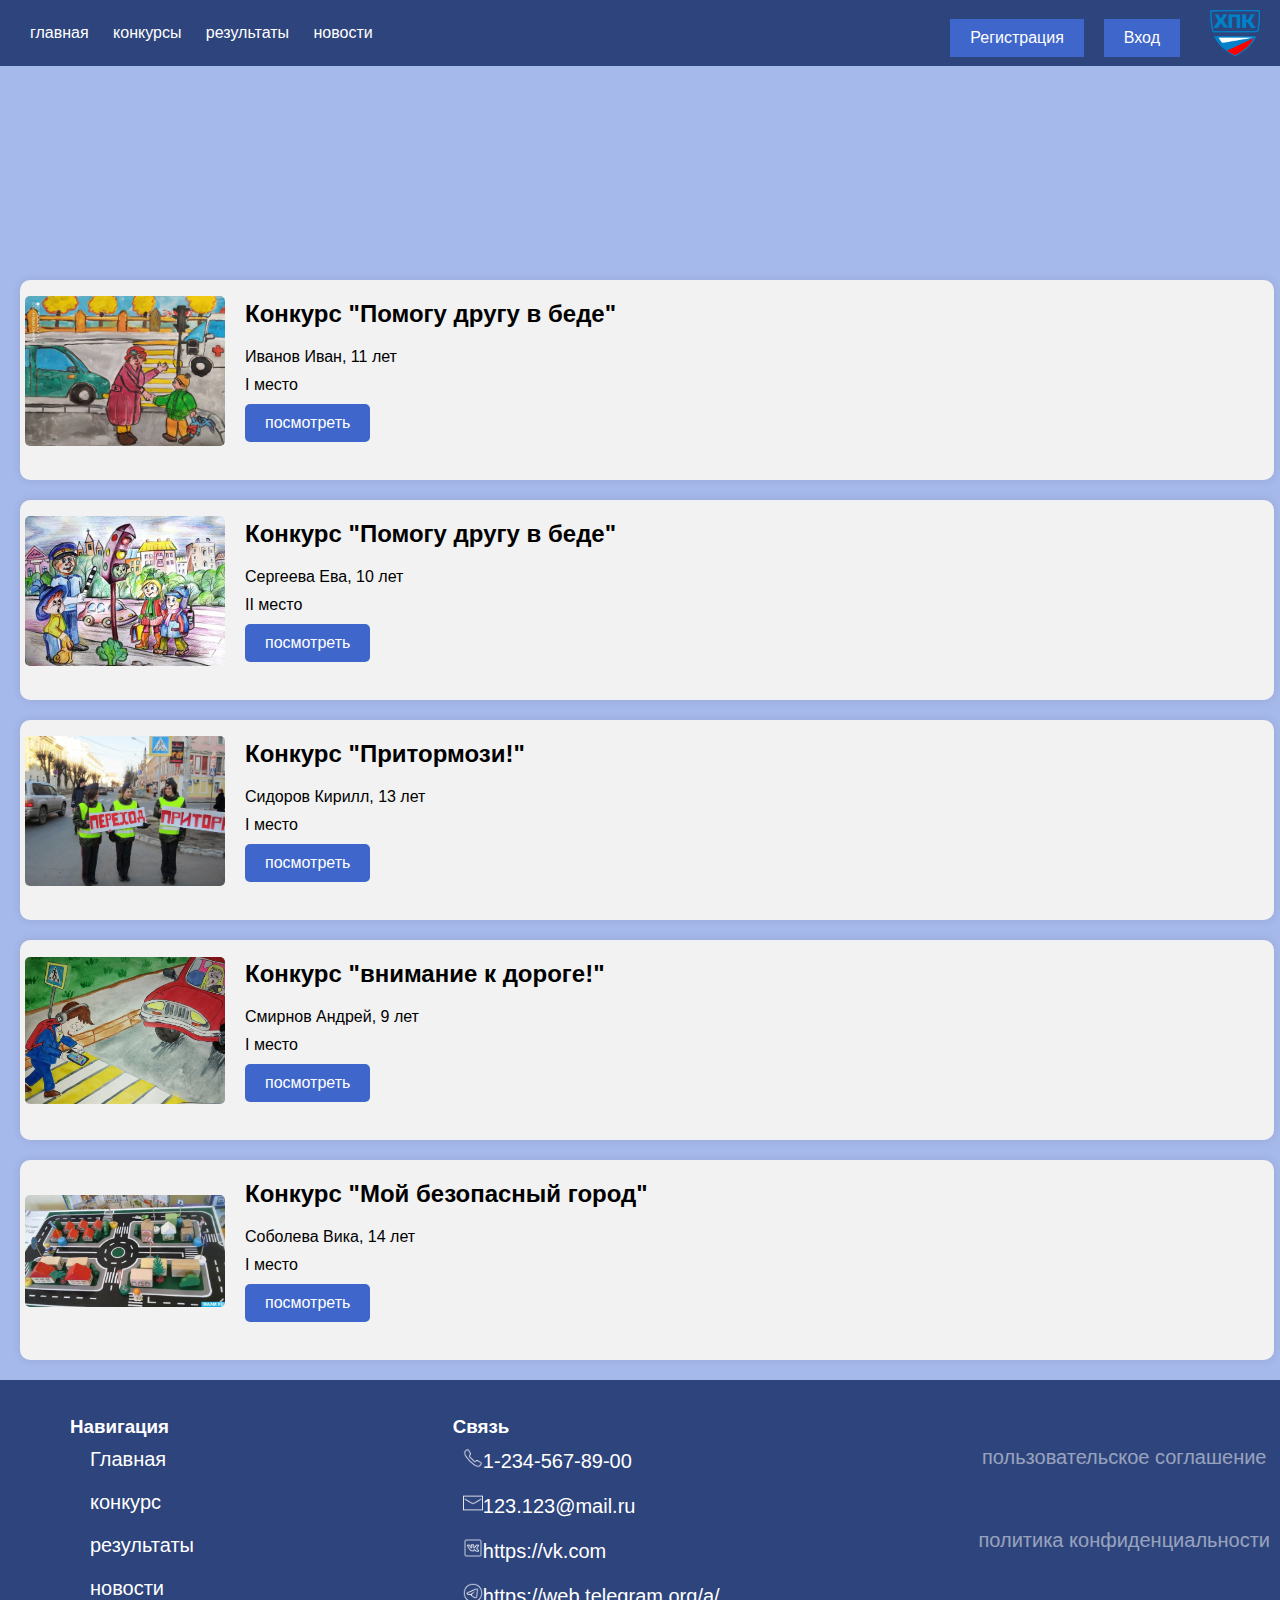
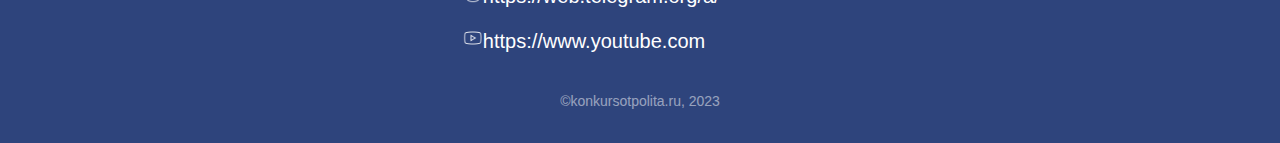
<file: result.html>
<!DOCTYPE html>
<html lang="en">
<head>
    <meta charset="UTF-8">
    <meta name="viewport" content="width=device-width, initial-scale=1.0">
    <title>Мой сайт</title>
    <link rel="stylesheet" type="text/css" href="styleresult.css">
</head>
<body>
<header>
   
    <nav>
        <a href="index.html">главная</a>
        <a href="konkurs.html">конкурсы</a>
        <a href="result.html">результаты</a>
        <a href="new.html">новости</a>    
    </nav>

    <a href="reg.html" class="login-btn">Регистрация</a>
    <a href="#" class="login-btn">Вход</a>
    <a href="index.html"><img src="img/mainlogo.png"></a>
</header>
<div class="welcome-block">
    <div class="headers">
        <h2 class="section-title">Результаты конкурсов</h2>
    </div>
</div>
<div class="block">
    <div class="contentt">
        <img src="img/slide1.jpg" alt="Image 1">
        <div class="text">
            <h2>Конкурс "Помогу другу в беде"</h2>
            <p>Иванов Иван, 11 лет</p>
            <p> I место</p>
            <button>посмотреть</button>
        </div>
    </div>
</div>
<div class="block">
    <div class="contentt">
        <img src="img/slide2.jpg" alt="Image 1">
        <div class="text">
            <h2>Конкурс "Помогу другу в беде"</h2>
            <p>Сергеева Ева, 10 лет</p>
            <p> II место</p>
            <button>посмотреть</button>
        </div>
    </div>
</div>
<div class="block">
    <div class="contentt">
        <img src="img/slide3.jpg" alt="Image 1">
        <div class="text">
            <h2>Конкурс "Притормози!"</h2>
            <p> Сидоров Кирилл, 13 лет</p>
            <p> I место</p>
            <button>посмотреть</button>
        </div>
    </div>
</div>
<div class="block">
    <div class="contentt">
        <img src="img/slide4.jpg" alt="Image 1">
        <div class="text">
            <h2>Конкурс "внимание к дороге!"</h2>
            <p>Смирнов Андрей, 9 лет</p>
            <p>I место</p>
            <button>посмотреть</button>
        </div>
    </div>
</div>
<div class="block">
    <div class="contentt">
        <img src="img/slide5.jpg" alt="Image 1">
        <div class="text">
            <h2>Конкурс "Мой безопасный город"</h2>
            <p>Соболева Вика, 14 лет</p>
            <p>I место</p>
            <button>посмотреть</button>
        </div>
    </div>
</div>
</body>
<footer>
    <nav>
        
        <ul class="navigacia">
            <h3>Навигация</h3>
           <ol><a href="index.html"> Главная</a></ol>
           <ol><a href="konkurs.html">конкурс</a></ol>
           <ol><a href="result.html">результаты</a></ol>
           <ol><a href="new.html">новости</a></ol>
        </ul>
        <ul class="content">
            <h3>Связь</h3>
            <ol><img src="img/icons8-телефон-50.png">1-234-567-89-00</ol>
            <ol><img src="img/icons8-почта-50.png">123.123@mail.ru</ol>
            <ol><img src="img/icons8-vk-50.png">https://vk.com</ol>
            <ol><img src="img/icons8-телеграм-50.png">https://web.telegram.org/a/</ol>
            <ol><img src="img/icons8-youtube-50.png">https://www.youtube.com</ol>
        </ul>
        <ul class="polit">
            <ol><p>пользовательское соглашение</p></ol>
            <ol><p>политика конфиденциальности</p></ol>
        </ul>
    </nav>
    <p>©konkursotpolita.ru, 2023</p>
</footer>

<script src="script.js"></script>
   


</body>
</html>
</file>
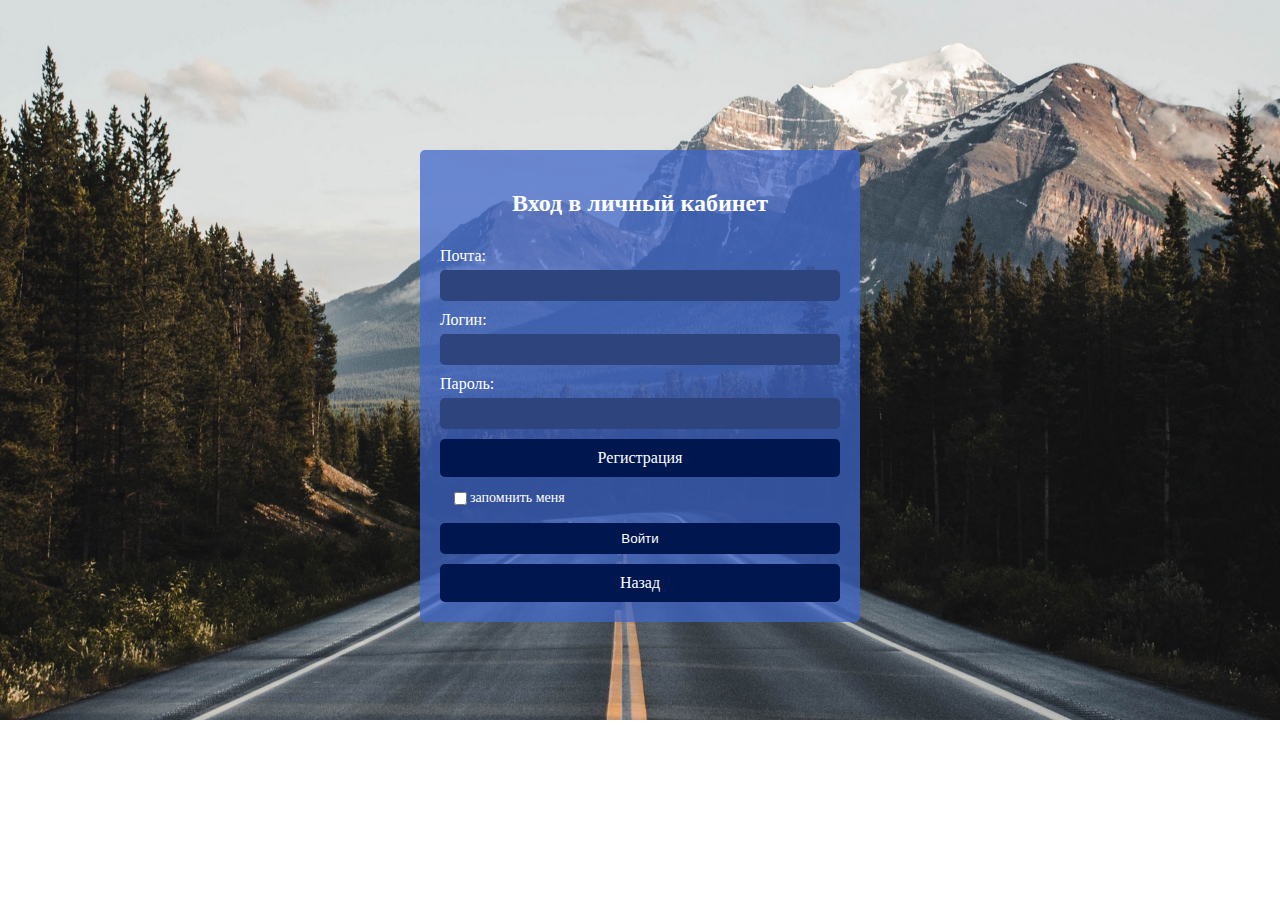
<file: vhod.html>
<!DOCTYPE html>
<html lang="en">
<head>
    <meta charset="UTF-8">
    <meta name="viewport" content="width=device-width, initial-scale=1.0">
    <link rel="stylesheet" href="stylereg.css">
    <title>Register</title>
</head>
<body>
    <div class="form-container">
        <h2>Вход в личный кабинет</h2>
        <form>
          <label for="email">Почта:</label>
          <input type="email" id="email" name="email" required>

          <label for="login">Логин:</label>
          <input type="text" id="login" name="login" pattern="[A-Za-z0-9]+" required>
          
          <label for="password">Пароль:</label>
          <input type="password" id="password" name="password" minlength="8" required>
          <a href="reg.html" style="text-decoration: none;" >Регистрация</a>
          <div class="checkboxFlex" style="display: flex; text-align: left;">
            <input class="checkbox" type="checkbox">
            <label style="margin-top: 3px; font-size: 14px; color: white;" for="checkbox">запомнить меня</label>

          </div>
          
          <button type="submit">Войти</button>
          <a href="index.html" style="text-decoration: none; color:white;">Назад</a>

        </form>
      </div>
    <script src="scriptreg.js"></script>
</body>
</html>
</file>
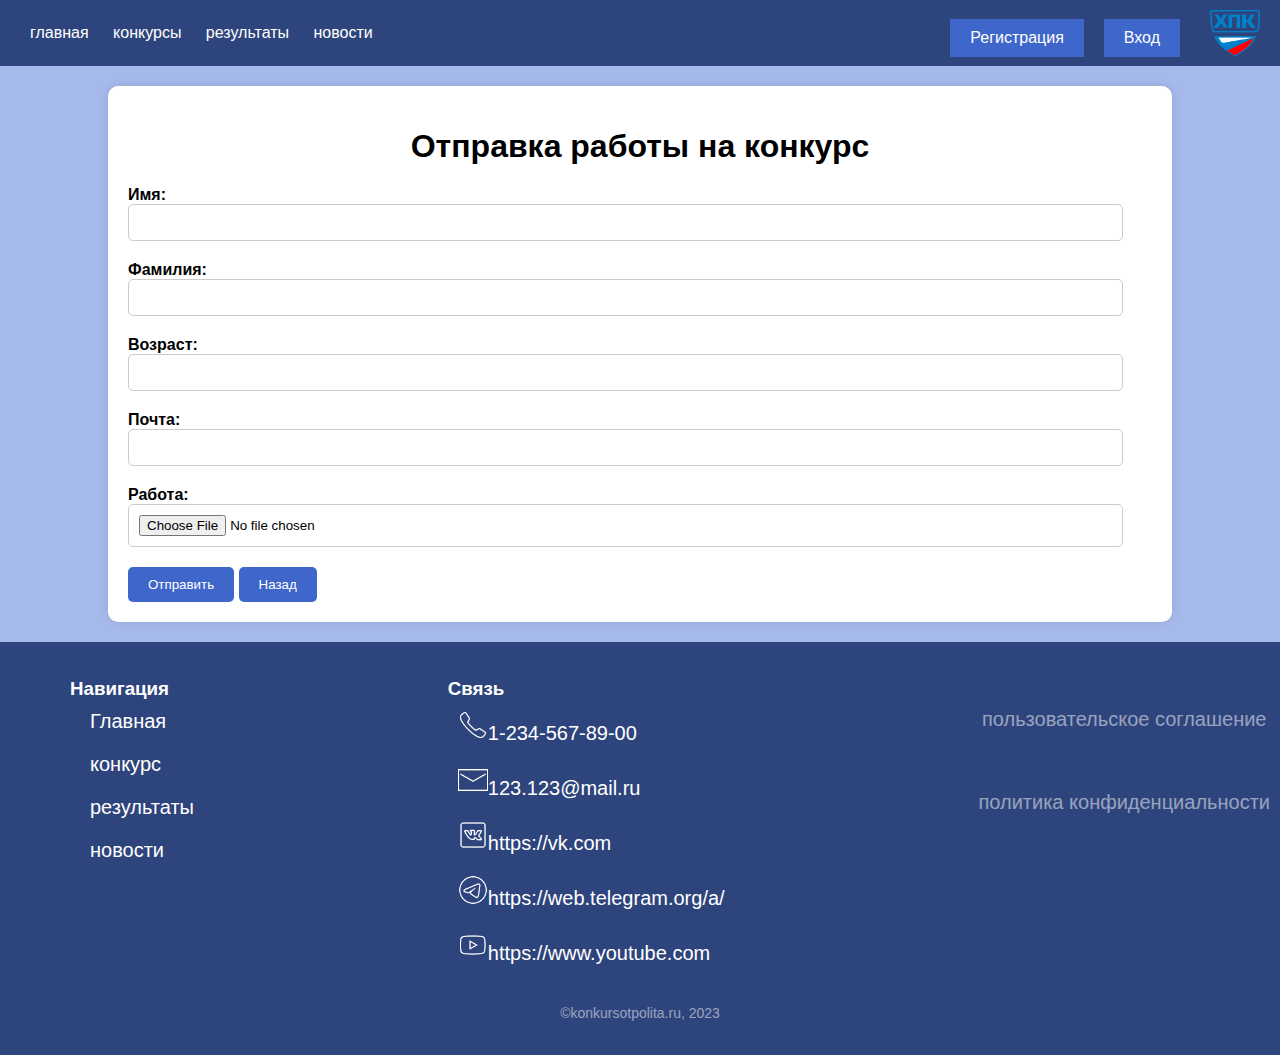
<file: zayavka.html>
<!DOCTYPE html>
<html lang="en">
<head>
    <meta charset="UTF-8">
    <meta name="viewport" content="width=device-width, initial-scale=1.0">
    <title>Мой сайт</title>
    <link rel="stylesheet" type="text/css" href="stylezayavka.css">
</head>
</head>
<body>
    <header>
   
        <nav>
            <a href="index.html">главная</a>
            <a href="konkurs.html">конкурсы</a>
            <a href="result.html">результаты</a>
            <a href="new.html">новости</a>    
        </nav>
    
        <a href="reg.html" class="login-btn">Регистрация</a>
        <a href="vhod.html" class="login-btn">Вход</a>
        <a href="index.html"><img src="img/mainlogo.png"></a>
    </header>
    <div class="main-container">
        <h1>Отправка работы на конкурс</h1>
        <form id="submission-form" enctype="multipart/form-data">
            <div class="form-group">
                <label for="name">Имя:</label>
                <input type="text" id="name" name="name" required>
            </div>
            <div class="form-group">
                <label for="surname">Фамилия:</label>
                <input type="text" id="surname" name="surname" required>
            </div>
            <div class="form-group">
                <label for="age">Возраст:</label>
                <input type="number" id="age" name="age" min="0" required>
            </div>
            <div class="form-group">
                <label for="email">Почта:</label>
                <input type="email" id="email" name="email" required>
            </div>
            <div class="form-group">
                <label for="work">Работа:</label>
                <input type="file" id="work" name="work" accept="image/*, video/*" required>
            </div>
            <button type="submit">Отправить</button>
            <button onclick="window.history.back()" class="logout-button">Назад</button>
        </form>
    </div>
    <footer>
        <nav>
            
            <ul class="navigacia">
                <h3>Навигация</h3>
               <ol><a href="index.html"> Главная</a></ol>
               <ol><a href="konkurs.html">конкурс</a></ol>
               <ol><a href="result.html">результаты</a></ol>
               <ol><a href="new.html">новости</a></ol>
            </ul>
            <ul class="content">
                <h3>Связь</h3>
                <ol><img src="img/icons8-телефон-50.png">1-234-567-89-00</ol>
                <ol><img src="img/icons8-почта-50.png">123.123@mail.ru</ol>
                <ol><img src="img/icons8-vk-50.png">https://vk.com</ol>
                <ol><img src="img/icons8-телеграм-50.png">https://web.telegram.org/a/</ol>
                <ol><img src="img/icons8-youtube-50.png">https://www.youtube.com</ol>
            </ul>
            <ul class="polit">
                <ol><p>пользовательское соглашение</p></ol>
                <ol><p>политика конфиденциальности</p></ol>
            </ul>
        </nav>
        <p>©konkursotpolita.ru, 2023</p>
    </footer>
    
</body>
</html>
</file>
<file: style.css>
body {
    font-family: Arial, sans-serif;
    margin: 0;
    padding: 0;
    background-color: #A6B9EB;

}
header {
    background-color: #2E447C;
    color: #fff;
    text-align: center;
    display: flex;
    justify-content: center;
    align-items: center;
}
header img{
    width: 50px;
    float: right;
    margin: 10px 20px 10px 10px;
    padding: 0;
}
nav {
    padding-left: 30px;
    margin-right: auto;
    
}
nav a {
    color: #fff;
    text-decoration: none;
    margin-right: 20px;
    transition: background-color 0.3s, color 0.3s; 
}

nav a:hover{
    color: #bbceff;
}

.login-btn {
    float: right;
    background-color: #4CAF50;
    color: white;
    border: none;
    padding: 10px 20px;
    margin-top: 10px;
    margin-right: 20px;
    cursor: pointer;
}
.login-btn:hover {
    background-color: #45a049;
}
.slider {
    width: 80%;
    margin: 20px;
    position: relative;
}
.slide {
    display: none;
    width: 100%;
    text-align: center;
}
.slide img {
    width: 70%;
    height: 700PX;
    border-radius: 15px;
}
footer {
    background-color: #2E447C;
    color: #fff;
    padding: 20px 0;
    bottom: 0;
    width: 100%;
}
footer img{
width: 30px;
height: 30px;
}
footer nav {
    display: flex;
    justify-content: space-between;
}
footer nav a {
    color: #fff;
    text-decoration: none;
    margin: 0 10px;
    
}
footer ol{
    font-size: 20px;
    padding: 10px;
    vertical-align:middle;
}
.slide-btn{

    text-align: center;
    border-radius: 100px;  
}

.slide-container {
  display: flex;
  align-items: center;
  justify-content: center;
  margin: 0px 0px 10px 0px;
}
.slider-container {
  display: flex;
  align-items: center;
  justify-content: center;
}

.slide-btn {
  background-color: #2E447C;
  color: white;
  border: none;
  border-radius: 500px;
  padding: 10px 25px;
  font-size: 24px;
  cursor: pointer;
  transition: background-color 0.3s ease;
}

.slide-btn:hover {
  background-color: #3F66CA;
}

.text-slide {
    background-color: #2E447C;
  color: white;
  font-size: 24px;
  font-weight: bold;
  margin: 0 100px;
  padding: 15px 150px;
  border-radius: 300px;
}
.slide-btn img{
    width: 30px;
    height: 30px;
}
.blocks {
    display: flex;
    flex-wrap: wrap;
    justify-content: center;
}

.block {
    color: white;
    width: 700px;
    margin: 20px;
    text-align: center;
    padding: 10px;
    background-color: #3F66CA;
    border-radius: 15px;
}

.block img {
    width: 90%;
    height: 50%;
    border-radius: 10px;
}

.block p {
    margin: 10px 0;
}

.block button {
    background-color: #2E447C;
    color: #fff;
    border: none; 
    padding: 10px 20px;
    font-size: 16px; 
    cursor: pointer; 
    transition: background-color 0.3s, color 0.3s; 
    text-decoration: none;
    border-radius: 5px;
}

.block button:hover {
    background-color: #A6B9EB;
    color:#2E447C;
    box-shadow: 0 4px 8px rgba(0, 0, 0, 0.1); 
}
.giver{

    display: flex;
}
.znaki{
    color: rgb(235, 235, 235);
    background-color: #3F66CA;
    padding: 10px;
}
.znaki img{
    width: 450px;
    height: 220px;
    border-radius: 5px;
    float: left; /* Выравнивание по правому краю  */ 
    margin: 10px 15px 10px 10px; /* Отступы вокруг картинки */
}
.polit p{
    opacity: 0.5;
    font-size: 20px;
}
.polit p:hover{
    opacity: 1;
}
footer p{
    opacity: 0.5;
    text-align: center;
    font-size: 14px;
}

/* Add styles for slider dots */
.slider-dots {
    text-align: center;
    padding: 15px;
}

.dot {
    display: inline-block;
    width: 15px;
    height: 15px;
    margin: 0 5px;
    background-color: #3F66CA;
    border-radius: 50%;
    cursor: pointer;

}

.dot.active {
    background-color: #2E447C;
}

.login-btn {
    background-color: #3F66CA;
    color: #fff;
    border: none; 
    padding: 10px 20px;
    font-size: 16px; 
    cursor: pointer; 
    transition: background-color 0.3s, color 0.3s; 
    text-decoration: none;
}

.login-btn:hover {
    background-color: #A6B9EB;
    color:#2E447C;
    box-shadow: 0 4px 8px rgba(0, 0, 0, 0.1); 
}

.znak-btn{
        background-color: #2E447C;
        border: none;
        cursor: pointer;
        transition: background-color 0.3s ease;
      }
      
      .znak-btn:hover {
        background-color: #3F66CA;
      }

h3{
    margin: 0;
}
h4{
    margin: 10px 0px 10px 0px;
}
.slide-text {
    text-decoration: none;
    color: white;
    font-size: 20px;
}
.slide p{
    border-radius: 10px;
    margin: 0;
    background-color: #2E447C;
}

.welcome-block {
    background-color: #3F66CA;
    padding: 40px;
    text-align: center;
    opacity: 0;
    animation: fadeIn 1.5s ease-in-out forwards;
}

.welcome-block h1 {
    color: #ffffff;
}

.welcome-block p {
    color: #ffffff;
    line-height: 1.6;
}

@keyframes fadeIn {
    from {
        opacity: 0;
        transform: translateY(-20px);
    }
    to {
        opacity: 1;
        transform: translateY(0);      
    }
}
@media screen and (max-width: 1024px) {   /* Пример изменения размеров текста */
    body {
        font-size: 14px;
    }

    /* Пример скрытия некоторых элементов */
    .slide img {
        width: 70%;
        height: 500PX;
        border-radius: 15px;
    }

    /* Пример переупорядочивания элементов */
    .header {
        flex-direction: column;
    }

    /* Пример изменения размеров изображений */
    img {
        max-width: 100%;
        height: auto;
    }
    .giver{

        display: flex;
        max-height: 700px;
        font-size: 8px;
    }
}

@media screen and (max-width: 768px) {   /* Пример изменения размеров текста */
    body {
        font-size: 14px;
    }

    /* Пример скрытия некоторых элементов */
    .slide img {
        width: 70%;
        height: 300PX;
        border-radius: 15px;
    }
    
    .slide-btn img{
        width: 5px;
        height: 5px;
    }
    /* Пример переупорядочивания элементов */
    .header {
        flex-direction: column;
    }

    /* Пример изменения размеров изображений */
    img {
        max-width: 100%;
        height: auto;
    }
}

@media screen and (max-width: 425px) {
    body {
        font-size: 14px;
    }

    /* Пример изменения размера текста для заголовков */
    h1 {
        font-size: 24px;
    }

    /* Пример скрытия некоторых элементов */
    .sidebar {
        display: none;
    }

    /* Пример изменения размеров изображений */
    img {
        max-width: 100%;
        height: auto;
    }
}
</file>
<file: stylekonkurs.css>
body {
    font-family: Arial, sans-serif;
    margin: 0;
    padding: 0;
    background-color: #A6B9EB;

}
header {
    background-color: #2E447C;
    color: #fff;
    text-align: center;
    display: flex;
    justify-content: center;
    align-items: center;
}
header img{
    width: 50px;
    float: right;
    margin: 10px 20px 10px 10px;
    padding: 0;
}
nav {
    padding-left: 30px;
    margin-right: auto;
    
}
nav a {
    color: #fff;
    text-decoration: none;
    margin-right: 20px;
    transition: background-color 0.3s, color 0.3s; 
}

nav a:hover{
    color: #bbceff;
}

.login-btn {
    float: right;
    background-color: #4CAF50;
    color: white;
    border: none;
    padding: 10px 20px;
    margin-top: 10px;
    margin-right: 20px;
    cursor: pointer;
}
.login-btn:hover {
    background-color: #45a049;
}

footer {
    background-color: #2E447C;
    color: #fff;
    padding: 20px 0;
    bottom: 0;
    width: 100%;
}
footer img{
width: 30px;
height: 30px;
}
footer nav {
    display: flex;
    justify-content: space-between;
}
footer nav a {
    color: #fff;
    text-decoration: none;
    margin: 0 10px;
    
}
footer ol{
    font-size: 20px;
    padding: 10px;
    vertical-align:middle;
}

.blocks {
    display: flex;
    flex-wrap: wrap;
    justify-content: center;
}

.block {
    color: white;
    width: 700px;
    margin: 20px;
    text-align: center;
    padding: 10px;
    background-color: #3F66CA;
    border-radius: 15px;
}

.block img {
    width: 90%;
    height: 50%;
    border-radius: 10px;
}

.block p {
    margin: 10px 0;
}

.block button {
    background-color: #2E447C;
    color: #fff;
    border: none; 
    padding: 10px 20px;
    font-size: 16px; 
    cursor: pointer; 
    transition: background-color 0.3s, color 0.3s; 
    text-decoration: none;
    border-radius: 5px;
}

.block button:hover {
    background-color: #A6B9EB;
    color:#2E447C;
    box-shadow: 0 4px 8px rgba(0, 0, 0, 0.1); 
}
.polit p{
    opacity: 0.5;
    font-size: 20px;
}
.polit p:hover{
    opacity: 1;
}
footer p{
    opacity: 0.5;
    text-align: center;
    font-size: 14px;
}

.login-btn {
    background-color: #3F66CA;
    color: #fff;
    border: none; 
    padding: 10px 20px;
    font-size: 16px; 
    cursor: pointer; 
    transition: background-color 0.3s, color 0.3s; 
    text-decoration: none;
}

.login-btn:hover {
    background-color: #A6B9EB;
    color:#2E447C;
    box-shadow: 0 4px 8px rgba(0, 0, 0, 0.1); 
}

.znak-btn{
        background-color: #2E447C;
        border: none;
        cursor: pointer;
        transition: background-color 0.3s ease;
      }
      
      .znak-btn:hover {
        background-color: #3F66CA;
      }

h3{
    margin: 0;
}
h4{
    margin: 10px 0px 10px 0px;
}
.headers {
    text-align: center;
}

.section-title {
    font-size: 36px;
    color: #ffffff;
    border-bottom: 2px solid #ffffff;
    padding-bottom: 10px;
    display: inline-block;
}
.welcome-block {
    background-color: #3F66CA;
    padding: 40px;
    text-align: center;
    opacity: 0;
    animation: fadeIn 0.5s ease-in-out forwards;
}

.welcome-block h1 {
    color: #ffffff;
}

.welcome-block p {
    color: #ffffff;
    line-height: 1.6;
}

@keyframes fadeIn {
    from {
        opacity: 0;
        transform: translateY(-20px);
    }
    to {
        opacity: 1;
        transform: translateY(0);      
    }
}

@media screen and (max-width: 1024px) {   /* Пример изменения размеров текста */
    body {
        font-size: 14px;
    }

    /* Пример скрытия некоторых элементов */
    .slide img {
        width: 70%;
        height: 500PX;
        border-radius: 15px;
    }

    /* Пример переупорядочивания элементов */
    .header {
        flex-direction: column;
    }

    /* Пример изменения размеров изображений */
    img {
        max-width: 100%;
        height: auto;
    }
    .giver{

        display: flex;
        max-height: 700px;
        font-size: 8px;
    }
}

@media screen and (max-width: 768px) {   /* Пример изменения размеров текста */
    body {
        font-size: 14px;
    }

    /* Пример скрытия некоторых элементов */
    .slide img {
        width: 70%;
        height: 300PX;
        border-radius: 15px;
    }
    
    .slide-btn img{
        width: 5px;
        height: 5px;
    }
    /* Пример переупорядочивания элементов */
    .header {
        flex-direction: column;
    }

    /* Пример изменения размеров изображений */
    img {
        max-width: 100%;
        height: auto;
    }
}
</file>
<file: stylenew.css>
body {
    font-family: Arial, sans-serif;
    margin: 0;
    padding: 0;
    background-color: #A6B9EB;

}
header {
    background-color: #2E447C;
    color: #fff;
    text-align: center;
    display: flex;
    justify-content: center;
    align-items: center;
}
header img{
    width: 50px;
    float: right;
    margin: 10px 20px 10px 10px;
    padding: 0;
}
nav {
    padding-left: 30px;
    margin-right: auto;
    
}
nav a {
    color: #fff;
    text-decoration: none;
    margin-right: 20px;
    transition: background-color 0.3s, color 0.3s; 
}

nav a:hover{
    color: #bbceff;
}

.login-btn {
    float: right;
    background-color: #4CAF50;
    color: white;
    border: none;
    padding: 10px 20px;
    margin-top: 10px;
    margin-right: 20px;
    cursor: pointer;
}
.login-btn:hover {
    background-color: #45a049;
}

footer {
    background-color: #2E447C;
    color: #fff;
    padding: 20px 0;
    bottom: 0;
    width: 100%;
}
footer img{
width: 30px;
height: 30px;
}
footer nav {
    display: flex;
    justify-content: space-between;
}
footer nav a {
    color: #fff;
    text-decoration: none;
    margin: 0 10px;
    
}
footer ol{
    font-size: 20px;
    padding: 10px;
    vertical-align:middle;
}

.blocks {
    display: flex;
    flex-wrap: wrap;
    justify-content: center;
}

.block {
    color: white;
    width: 60%;
    margin: 20px;
    text-align: center;
    padding: 10px;
    background-color: #3F66CA;
    border-radius: 15px;
}

.block img {
    width: 90%;
    height: 50%;
    border-radius: 10px;
    max-width: 80%;
     height: auto;
}

.block p {
    margin: 10px 0;
}

.block button {
    background-color: #2E447C;
    color: #fff;
    border: none; 
    padding: 10px 20px;
    font-size: 16px; 
    cursor: pointer; 
    transition: background-color 0.3s, color 0.3s; 
    text-decoration: none;
    border-radius: 5px;
}

.block button:hover {
    background-color: #A6B9EB;
    color:#2E447C;
    box-shadow: 0 4px 8px rgba(0, 0, 0, 0.1); 
}
.polit p{
    opacity: 0.5;
    font-size: 20px;
}
.polit p:hover{
    opacity: 1;
}
footer p{
    opacity: 0.5;
    text-align: center;
    font-size: 14px;
}

.login-btn {
    background-color: #3F66CA;
    color: #fff;
    border: none; 
    padding: 10px 20px;
    font-size: 16px; 
    cursor: pointer; 
    transition: background-color 0.3s, color 0.3s; 
    text-decoration: none;
}

.login-btn:hover {
    background-color: #A6B9EB;
    color:#2E447C;
    box-shadow: 0 4px 8px rgba(0, 0, 0, 0.1); 
}

.znak-btn{
        background-color: #2E447C;
        border: none;
        cursor: pointer;
        transition: background-color 0.3s ease;
      }
      
      .znak-btn:hover {
        background-color: #3F66CA;
      }

h3{
    margin: 0;
}
h4{
    margin: 10px 0px 10px 0px;
}
.headers {
    text-align: center;
}

.section-title {
    font-size: 36px;
    color: #ffffff;
    border-bottom: 2px solid #ffffff;
    padding-bottom: 10px;
    display: inline-block;
}
.welcome-block {
    background-color: #3F66CA;
    padding: 40px;
    text-align: center;
    opacity: 0;
    animation: fadeIn 0.5s ease-in-out forwards;
}

.welcome-block h1 {
    color: #ffffff;
}

.welcome-block p {
    color: #ffffff;
    line-height: 1.6;
}

@keyframes fadeIn {
    from {
        opacity: 0;
        transform: translateY(-20px);
    }
    to {
        opacity: 1;
        transform: translateY(0);      
    }
}

@media screen and (max-width: 1024px) {   /* Пример изменения размеров текста */
    body {
        font-size: 14px;
    }

    /* Пример скрытия некоторых элементов */
    .slide img {
        width: 70%;
        height: 500PX;
        border-radius: 15px;
    }

    /* Пример переупорядочивания элементов */
    .header {
        flex-direction: column;
    }

    /* Пример изменения размеров изображений */
    img {
        max-width: 100%;
        height: auto;
    }
    .giver{

        display: flex;
        max-height: 700px;
        font-size: 8px;
    }
}

@media screen and (max-width: 768px) {   /* Пример изменения размеров текста */
    body {
        font-size: 14px;
    }

    /* Пример скрытия некоторых элементов */
    .slide img {
        width: 70%;
        height: 300PX;
        border-radius: 15px;
    }
    
    .slide-btn img{
        width: 5px;
        height: 5px;
    }
    /* Пример переупорядочивания элементов */
    .header {
        flex-direction: column;
    }

    /* Пример изменения размеров изображений */
    img {
        max-width: 100%;
        height: auto;
    }
}
</file>
<file: styleprofil.css>
body {
    font-family: Arial, sans-serif;
    margin: 0;
    padding: 0;
    background-color: #A6B9EB;

}
header {
    background-color: #2E447C;
    color: #fff;
    text-align: center;
    display: flex;
    justify-content: center;
    align-items: center;
}
header img{
    width: 50px;
    float: right;
    margin: 10px 20px 10px 10px;
    padding: 0;
}
nav {
    padding-left: 30px;
    margin-right: auto;
    
}
nav a {
    color: #fff;
    text-decoration: none;
    margin-right: 20px;
    transition: background-color 0.3s, color 0.3s; 
}

nav a:hover{
    color: #bbceff;
}

.login-btn {
    float: right;
    background-color: #4CAF50;
    color: white;
    border: none;
    padding: 10px 20px;
    margin-top: 10px;
    margin-right: 20px;
    cursor: pointer;
}
.login-btn:hover {
    background-color: #45a049;
}

footer {
    background-color: #2E447C;
    color: #fff;
    padding: 20px 0;
    bottom: 0;
    width: 100%;
}
footer img{
width: 30px;
height: 30px;
}
footer nav {
    display: flex;
    justify-content: space-between;
}
footer nav a {
    color: #fff;
    text-decoration: none;
    margin: 0 10px;
    
}
footer ol{
    font-size: 20px;
    padding: 10px;
    vertical-align:middle;
}

.blocks {
    display: flex;
    flex-wrap: wrap;
    justify-content: center;
}

.block {
    color: white;
    width: 60%;
    margin: 20px;
    text-align: center;
    padding: 10px;
    background-color: #3F66CA;
    border-radius: 15px;
}

.block img {
    width: 90%;
    height: 50%;
    border-radius: 10px;
    max-width: 80%;
     height: auto;
}

.block p {
    margin: 10px 0;
}

.block button {
    background-color: #2E447C;
    color: #fff;
    border: none; 
    padding: 10px 20px;
    font-size: 16px; 
    cursor: pointer; 
    transition: background-color 0.3s, color 0.3s; 
    text-decoration: none;
    border-radius: 5px;
}

.block button:hover {
    background-color: #A6B9EB;
    color:#2E447C;
    box-shadow: 0 4px 8px rgba(0, 0, 0, 0.1); 
}
.polit p{
    opacity: 0.5;
    font-size: 20px;
}
.polit p:hover{
    opacity: 1;
}
footer p{
    opacity: 0.5;
    text-align: center;
    font-size: 14px;
}

.login-btn {
    background-color: #3F66CA;
    color: #fff;
    border: none; 
    padding: 10px 20px;
    font-size: 16px; 
    cursor: pointer; 
    transition: background-color 0.3s, color 0.3s; 
    text-decoration: none;
}

.login-btn:hover {
    background-color: #A6B9EB;
    color:#2E447C;
    box-shadow: 0 4px 8px rgba(0, 0, 0, 0.1); 
}

.znak-btn{
        background-color: #2E447C;
        border: none;
        cursor: pointer;
        transition: background-color 0.3s ease;
      }
      
      .znak-btn:hover {
        background-color: #3F66CA;
      }

h3{
    margin: 0;
}
h4{
    margin: 10px 0px 10px 0px;
}
.headers {
    text-align: center;
}

.section-title {
    font-size: 36px;
    color: #ffffff;
    border-bottom: 2px solid #ffffff;
    padding-bottom: 10px;
    display: inline-block;
}
.welcome-block {
    background-color: #3F66CA;
    padding: 40px;
    text-align: center;
    opacity: 0;
    animation: fadeIn 0.5s ease-in-out forwards;
}

.welcome-block h1 {
    color: #ffffff;
}

.welcome-block p {
    color: #ffffff;
    line-height: 1.6;
}

@keyframes fadeIn {
    from {
        opacity: 0;
        transform: translateY(-20px);
    }
    to {
        opacity: 1;
        transform: translateY(0);      
    }
}

@media screen and (max-width: 1024px) {   /* Пример изменения размеров текста */
    body {
        font-size: 14px;
    }

    /* Пример скрытия некоторых элементов */
    .slide img {
        width: 70%;
        height: 500PX;
        border-radius: 15px;
    }

    /* Пример переупорядочивания элементов */
    .header {
        flex-direction: column;
    }

    /* Пример изменения размеров изображений */
    img {
        max-width: 100%;
        height: auto;
    }
    .giver{

        display: flex;
        max-height: 700px;
        font-size: 8px;
    }
}

@media screen and (max-width: 768px) {   /* Пример изменения размеров текста */
    body {
        font-size: 14px;
    }

    /* Пример скрытия некоторых элементов */
    .slide img {
        width: 70%;
        height: 300PX;
        border-radius: 15px;
    }
    
    .slide-btn img{
        width: 5px;
        height: 5px;
    }
    /* Пример переупорядочивания элементов */
    .header {
        flex-direction: column;
    }

    /* Пример изменения размеров изображений */
    img {
        max-width: 100%;
        height: auto;
    }
}















body {
    font-family: Arial, sans-serif;
    margin: 0;
    padding: 0;
    background-color: #f0f0f0;
}

.main-container {
    width: 80%;
    margin: 15px auto;
    background-color: #ffffff;
    padding: 20px;
    box-shadow: 0 0 10px rgba(0, 0, 0, 0.1);
    border-radius: 10px;
    position: relative;
    height: 700px;
}

.headers {
    display: flex;
    align-items: center;
    margin-bottom: 20px;
}

.back-button {
    background-color: #3F66CA;
    color: white;
    text-decoration: none;
    border: none;
    border-radius: 50%;
    width: 40px;
    height: 40px;
    display: flex;
    align-items: center;
    justify-content: center;
    font-size: 20px;
    margin-right: 20px;
    cursor: pointer;
}
.back-button img{
    width: 25px;
    height: 25PX;
}

.avatar-container {
    position: relative;
}

.avatar-label {
    cursor: pointer;
}

.avatar {
    width: 120px;
    height: 120px;
    border-radius: 50%;
    object-fit: cover;
    border: 2px solid #3F66CA;
}

.user-info {
    margin-left: 20px;
}

.user-name,
.user-class {
    margin: 0;
    font-size: 18px;
}

.work-journal {
    margin: 20px 0;
}

.work-journal h2 {
    margin-bottom: 10px;
}

.work-journal ul {
    list-style: none;
    padding: 0;
}

.work-journal ul li {
    background-color: #f9f9f9;
    padding: 10px;
    border-bottom: 1px solid #ddd;
}

.footer {
    display: flex;
    justify-content: space-between;
}

.edit-button,
.logout-button {
    background-color: #3F66CA;
    color: white;
    border: none;
    padding: 10px 20px;
    cursor: pointer;
    border-radius: 5px;
    transition: background-color 0.3s ease;
}

.logout-button:hover {
    background-color: #e74c3c;
}
</file>
<file: stylereg.css>
body {
    background-image: url(img/backreg.jpg);
    background-size: cover; /* Заполнение области фоном */
    background-repeat: no-repeat; /* Предотвращение повторения фоновой картинки */
    
  }

.form-container {
  color: white;
    max-width: 400px;
  margin: 150px auto 0; /* 100px - отступ сверху, auto - автоматическое центрирование по горизонтали, 0 - отступ снизу */
  padding: 20px;

  border-radius: 5px;
  background-color: #3f66cabd; /* Цвет фона формы */
    border: none;
  }
  
  form {
    display: flex;
    flex-direction: column;
    border: none;
  }
  
  label {
    margin-top: 10px;
  }
  
  input, button {
    padding: 8px;
    margin-top: 5px;
  }
  
  button {
    background: #00164f;
    color: white;
    border: none;
    border-radius: 5px;
    cursor: pointer;
    transition: background-color 0.3s, color 0.3s; 
  }
  button:hover{
    background-color: #A6B9EB;
    color: black;
  }
  input{
    background-color: #2E447C;
    color: white;
    transition: background-color 0.3s, color 0.3s; 
    border: none;
    border-radius:5px ;
  }
  input:active{
    background-color: #A6B9EB;
    color: black;
  }
  input:hover{
    background-color: #A6B9EB;
    color: black;
  }
  
  @media only screen and (max-width: 600px) {
    .form-container {
      width: 90%;
    }
  }

  h2{
    text-align: center;
  }
a{
  margin: 10px 0px 0px 0px;
  padding: 10px;
  width: 95%;
  background-color:#00164f;
  text-align: center;
  color: white;
  border: none;
  border-radius: 5px;
  cursor: pointer;
  transition: background-color 0.3s, color 0.3s; 
}
a:hover{
  background-color: #A6B9EB;
  color: black;
}
.checkboxFlex{
  margin: 10px;
}
</file>
<file: styleresult.css>
body {
    font-family: Arial, sans-serif;
    margin: 0;
    padding: 0;
    background-color: #A6B9EB;

}
header {
    background-color: #2E447C;
    color: #fff;
    text-align: center;
    display: flex;
    justify-content: center;
    align-items: center;
}
header img{
    width: 50px;
    float: right;
    margin: 10px 20px 10px 10px;
    padding: 0;
}
nav {
    padding-left: 30px;
    margin-right: auto;
    
}
nav a {
    color: #fff;
    text-decoration: none;
    margin-right: 20px;
    transition: background-color 0.3s, color 0.3s; 
}

nav a:hover{
    color: #bbceff;
}

.login-btn {
    float: right;
    background-color: #4CAF50;
    color: white;
    border: none;
    padding: 10px 20px;
    margin-top: 10px;
    margin-right: 20px;
    cursor: pointer;
}
.login-btn:hover {
    background-color: #45a049;
}

footer {
    background-color: #2E447C;
    color: #fff;
    padding: 20px 0;
    bottom: 0;
    width: 100%;
}
footer img{
width: 30px;
height: 30px;
}
footer nav {
    display: flex;
    justify-content: space-between;
}
footer nav a {
    color: #fff;
    text-decoration: none;
    margin: 0 10px;
    
}
footer ol{
    font-size: 20px;
    padding: 10px;
    vertical-align:middle;
}

.polit p{
    opacity: 0.5;
    font-size: 20px;
}
.polit p:hover{
    opacity: 1;
}
footer p{
    opacity: 0.5;
    text-align: center;
    font-size: 14px;
}


.login-btn {
    background-color: #3F66CA;
    color: #fff;
    border: none; 
    padding: 10px 20px;
    font-size: 16px; 
    cursor: pointer; 
    transition: background-color 0.3s, color 0.3s; 
    text-decoration: none;
}

.login-btn:hover {
    background-color: #A6B9EB;
    color:#2E447C;
    box-shadow: 0 4px 8px rgba(0, 0, 0, 0.1); 
}

.znak-btn{
        background-color: #2E447C;
        border: none;
        cursor: pointer;
        transition: background-color 0.3s ease;
      }
      
      .znak-btn:hover {
        background-color: #3F66CA;
      }

h3{
    margin: 0;
}
h4{
    margin: 10px 0px 10px 0px;
}

.welcome-block {
    background-color: #3F66CA;
    padding: 40px;
    text-align: center;
    opacity: 0;
    animation: fadeIn 0.5s ease-in-out forwards;
}

.welcome-block h1 {
    color: #ffffff;
}

.welcome-block p {
    color: #ffffff;
    line-height: 1.6;
}

@keyframes fadeIn {
    from {
        opacity: 0;
        transform: translateY(-20px);
    }
    to {
        opacity: 1;
        transform: translateY(0);      
    }
}

.block {
    width: 98%; /* Занимает всю ширину страницы */
    height: 200px;
    margin: 20px;
    background-color: #f2f2f2;
    border-radius: 10px;
    box-shadow: 0 0 10px rgba(0, 0, 0, 0.1);
    overflow: hidden; /* Чтобы управлять переполнением блока */
}

.contentt {
    display: flex;
    align-items: center;
}

.contentt img {
    width: 200px; /* Фиксированная ширина картинки */
    height: auto;
    border-radius: 5px;
    margin-left: 5px;
}

.text {
    flex: 1; /* Растягивает текст на всю доступную ширину */
    padding: 20px;
}

.text h2 {
    margin-top: 0;
}

.text p {
    margin: 10px 0;
}

.text button {
    background-color: #3F66CA;
    color: #fff;
    border: none;
    padding: 10px 20px;
    text-align: center;
    text-decoration: none;
    display: inline-block;
    font-size: 16px;
    cursor: pointer;
    border-radius: 5px;
    cursor: pointer; 
    transition: background-color 0.3s, color 0.3s; 
}

.text button:hover {
    background-color: #A6B9EB;
    color:#2E447C;
    box-shadow: 0 4px 8px rgba(0, 0, 0, 0.1); 
}

footer img{
    width: 20px;
    height: 20px;
}
.section-title {
    font-size: 36px;
    color: #ffffff;
    border-bottom: 2px solid #ffffff;
    padding-bottom: 10px;
    display: inline-block;
}
</file>
<file: stylezayavka.css>
body {
    font-family: Arial, sans-serif;
    margin: 0;
    padding: 0;
    background-color: #f0f0f0;
}

.main-container {
    width: 80%;
    margin: 20px auto;
    background-color: #ffffff;
    padding: 20px;
    box-shadow: 0 0 10px rgba(0, 0, 0, 0.1);
    border-radius: 10px;
}

h1 {
    text-align: center;
}

.form-group {
    margin-bottom: 20px;
}

label {
    display: block;
    font-weight: bold;
}

input[type="text"],
input[type="number"],
input[type="email"],
input[type="file"] {
    width: 95%;
    padding: 10px;
    border-radius: 5px;
    border: 1px solid #ccc;
}

button[type="submit"] {
    background-color:#3F66CA;
    ;
    color: white;
    border: none;
    padding: 10px 20px;
    border-radius: 5px;
    cursor: pointer;
    transition: background-color 0.3s ease;
}

button[type="submit"]:hover {
    background-color: #2E447C;
}
.logout-button {
    background-color: #3F66CA;
    color: white;
    border: none;
    padding: 10px 20px;
    cursor: pointer;
    border-radius: 5px;
    transition: background-color 0.3s ease;
}

.logout-button:hover {
    background-color: #e74c3c;
}










body {
    font-family: Arial, sans-serif;
    margin: 0;
    padding: 0;
    background-color: #A6B9EB;

}
header {
    background-color: #2E447C;
    color: #fff;
    text-align: center;
    display: flex;
    justify-content: center;
    align-items: center;
}
header img{
    width: 50px;
    float: right;
    margin: 10px 20px 10px 10px;
    padding: 0;
}
nav {
    padding-left: 30px;
    margin-right: auto;
    
}
nav a {
    color: #fff;
    text-decoration: none;
    margin-right: 20px;
    transition: background-color 0.3s, color 0.3s; 
}

nav a:hover{
    color: #bbceff;
}

.login-btn {
    float: right;
    background-color: #4CAF50;
    color: white;
    border: none;
    padding: 10px 20px;
    margin-top: 10px;
    margin-right: 20px;
    cursor: pointer;
}
.login-btn:hover {
    background-color: #45a049;
}

footer {
    background-color: #2E447C;
    color: #fff;
    padding: 20px 0;
    bottom: 0;
    width: 100%;
}
footer img{
width: 30px;
height: 30px;
}
footer nav {
    display: flex;
    justify-content: space-between;
}
footer nav a {
    color: #fff;
    text-decoration: none;
    margin: 0 10px;
    
}
footer ol{
    font-size: 20px;
    padding: 10px;
    vertical-align:middle;
}

.blocks {
    display: flex;
    flex-wrap: wrap;
    justify-content: center;
}

.block {
    color: white;
    width: 60%;
    margin: 20px;
    text-align: center;
    padding: 10px;
    background-color: #3F66CA;
    border-radius: 15px;
}

.block img {
    width: 90%;
    height: 50%;
    border-radius: 10px;
    max-width: 80%;
     height: auto;
}

.block p {
    margin: 10px 0;
}

.block button {
    background-color: #2E447C;
    color: #fff;
    border: none; 
    padding: 10px 20px;
    font-size: 16px; 
    cursor: pointer; 
    transition: background-color 0.3s, color 0.3s; 
    text-decoration: none;
    border-radius: 5px;
}

.block button:hover {
    background-color: #A6B9EB;
    color:#2E447C;
    box-shadow: 0 4px 8px rgba(0, 0, 0, 0.1); 
}
.polit p{
    opacity: 0.5;
    font-size: 20px;
}
.polit p:hover{
    opacity: 1;
}
footer p{
    opacity: 0.5;
    text-align: center;
    font-size: 14px;
}

.login-btn {
    background-color: #3F66CA;
    color: #fff;
    border: none; 
    padding: 10px 20px;
    font-size: 16px; 
    cursor: pointer; 
    transition: background-color 0.3s, color 0.3s; 
    text-decoration: none;
}

.login-btn:hover {
    background-color: #A6B9EB;
    color:#2E447C;
    box-shadow: 0 4px 8px rgba(0, 0, 0, 0.1); 
}

.znak-btn{
        background-color: #2E447C;
        border: none;
        cursor: pointer;
        transition: background-color 0.3s ease;
      }
      
      .znak-btn:hover {
        background-color: #3F66CA;
      }

h3{
    margin: 0;
}
h4{
    margin: 10px 0px 10px 0px;
}
.headers {
    text-align: center;
}

.section-title {
    font-size: 36px;
    color: #ffffff;
    border-bottom: 2px solid #ffffff;
    padding-bottom: 10px;
    display: inline-block;
}
.welcome-block {
    background-color: #3F66CA;
    padding: 40px;
    text-align: center;
    opacity: 0;
    animation: fadeIn 0.5s ease-in-out forwards;
}

.welcome-block h1 {
    color: #ffffff;
}

.welcome-block p {
    color: #ffffff;
    line-height: 1.6;
}

@keyframes fadeIn {
    from {
        opacity: 0;
        transform: translateY(-20px);
    }
    to {
        opacity: 1;
        transform: translateY(0);      
    }
}

@media screen and (max-width: 1024px) {   /* Пример изменения размеров текста */
    body {
        font-size: 14px;
    }

    /* Пример скрытия некоторых элементов */
    .slide img {
        width: 70%;
        height: 500PX;
        border-radius: 15px;
    }

    /* Пример переупорядочивания элементов */
    .header {
        flex-direction: column;
    }

    /* Пример изменения размеров изображений */
    img {
        max-width: 100%;
        height: auto;
    }
    .giver{

        display: flex;
        max-height: 700px;
        font-size: 8px;
    }
}

@media screen and (max-width: 768px) {   /* Пример изменения размеров текста */
    body {
        font-size: 14px;
    }

    /* Пример скрытия некоторых элементов */
    .slide img {
        width: 70%;
        height: 300PX;
        border-radius: 15px;
    }
    
    .slide-btn img{
        width: 5px;
        height: 5px;
    }
    /* Пример переупорядочивания элементов */
    .header {
        flex-direction: column;
    }

    /* Пример изменения размеров изображений */
    img {
        max-width: 100%;
        height: auto;
    }
}
</file>
